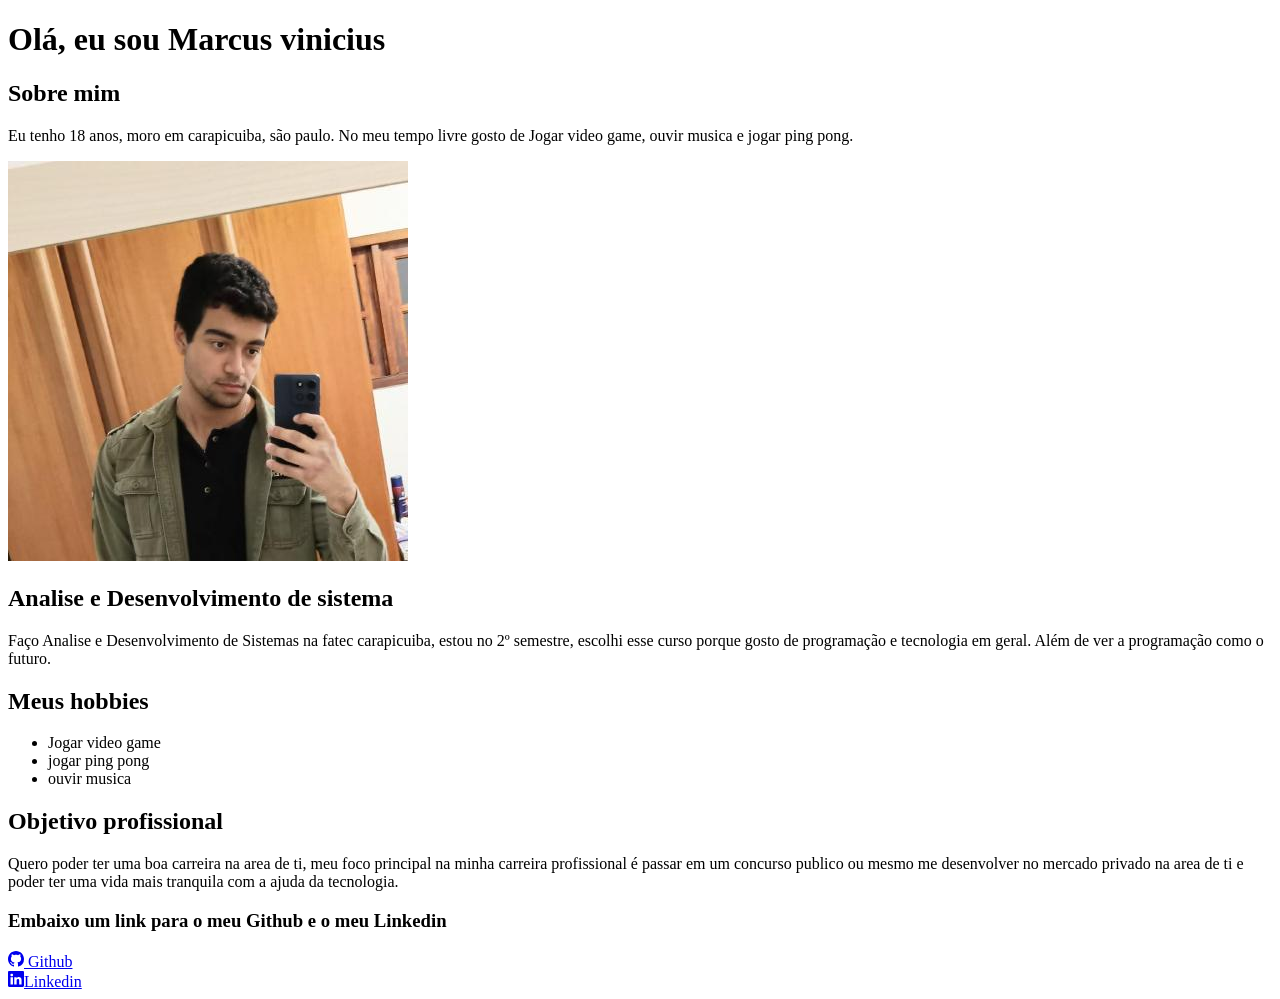
<file: Aula-102/index.html>
<!DOCTYPE html>
<html lang="pt-br">
<head>
    <title>Página do Marcus Vinicius</title>
</head>
<body>
    <h1>Olá, eu sou Marcus vinicius</h1>

    <h2>Sobre mim</h2>
    <p>Eu tenho 18 anos, moro em carapicuiba, são paulo. No meu tempo livre gosto de Jogar video game, ouvir musica e jogar ping pong.</p>

    <img src="imagens/imagem.jpg" alt="minha foto">

    <h2>Analise e Desenvolvimento de sistema</h2>
    <p>Faço Analise e Desenvolvimento de Sistemas na fatec carapicuiba, estou no 2º semestre, escolhi esse curso porque gosto de programação e tecnologia em geral. Além de ver a programação como o futuro. </p>

    <h2>Meus hobbies</h2>
    <ul>
        <li>Jogar video game</li>
        <li>jogar ping pong</li>
        <li>ouvir musica</li>
    </ul>

    <h2>Objetivo profissional</h2>
    <p>Quero poder ter uma boa carreira na area de ti, meu foco principal na minha carreira profissional é passar em um concurso publico ou mesmo me desenvolver no mercado privado na area de ti e poder ter uma vida mais tranquila com a ajuda da tecnologia.</p>

    <h3>Embaixo um link para o meu Github e o meu Linkedin</h3>
    <a href="https://github.com/vini2008"><svg xmlns="http://www.w3.org/2000/svg" width="16" height="16" fill="currentColor" class="bi bi-github" viewBox="0 0 16 16">
  <path d="M8 0C3.58 0 0 3.58 0 8c0 3.54 2.29 6.53 5.47 7.59.4.07.55-.17.55-.38 0-.19-.01-.82-.01-1.49-2.01.37-2.53-.49-2.69-.94-.09-.23-.48-.94-.82-1.13-.28-.15-.68-.52-.01-.53.63-.01 1.08.58 1.23.82.72 1.21 1.87.87 2.33.66.07-.52.28-.87.51-1.07-1.78-.2-3.64-.89-3.64-3.95 0-.87.31-1.59.82-2.15-.08-.2-.36-1.02.08-2.12 0 0 .67-.21 2.2.82.64-.18 1.32-.27 2-.27s1.36.09 2 .27c1.53-1.04 2.2-.82 2.2-.82.44 1.1.16 1.92.08 2.12.51.56.82 1.27.82 2.15 0 3.07-1.87 3.75-3.65 3.95.29.25.54.73.54 1.48 0 1.07-.01 1.93-.01 2.2 0 .21.15.46.55.38A8.01 8.01 0 0 0 16 8c0-4.42-3.58-8-8-8"/>
</svg> Github</a>
    <br>
    <a href="https://www.linkedin.com/in/marcus-vinicius-1465263b5"><svg xmlns="http://www.w3.org/2000/svg" width="16" height="16" fill="currentColor" class="bi bi-linkedin" viewBox="0 0 16 16">
  <path d="M0 1.146C0 .513.526 0 1.175 0h13.65C15.474 0 16 .513 16 1.146v13.708c0 .633-.526 1.146-1.175 1.146H1.175C.526 16 0 15.487 0 14.854zm4.943 12.248V6.169H2.542v7.225zm-1.2-8.212c.837 0 1.358-.554 1.358-1.248-.015-.709-.52-1.248-1.342-1.248S2.4 3.226 2.4 3.934c0 .694.521 1.248 1.327 1.248zm4.908 8.212V9.359c0-.216.016-.432.08-.586.173-.431.568-.878 1.232-.878.869 0 1.216.662 1.216 1.634v3.865h2.401V9.25c0-2.22-1.184-3.252-2.764-3.252-1.274 0-1.845.7-2.165 1.193v.025h-.016l.016-.025V6.169h-2.4c.03.678 0 7.225 0 7.225z"/>
</svg>Linkedin</a>
</body>
</html>
</file>
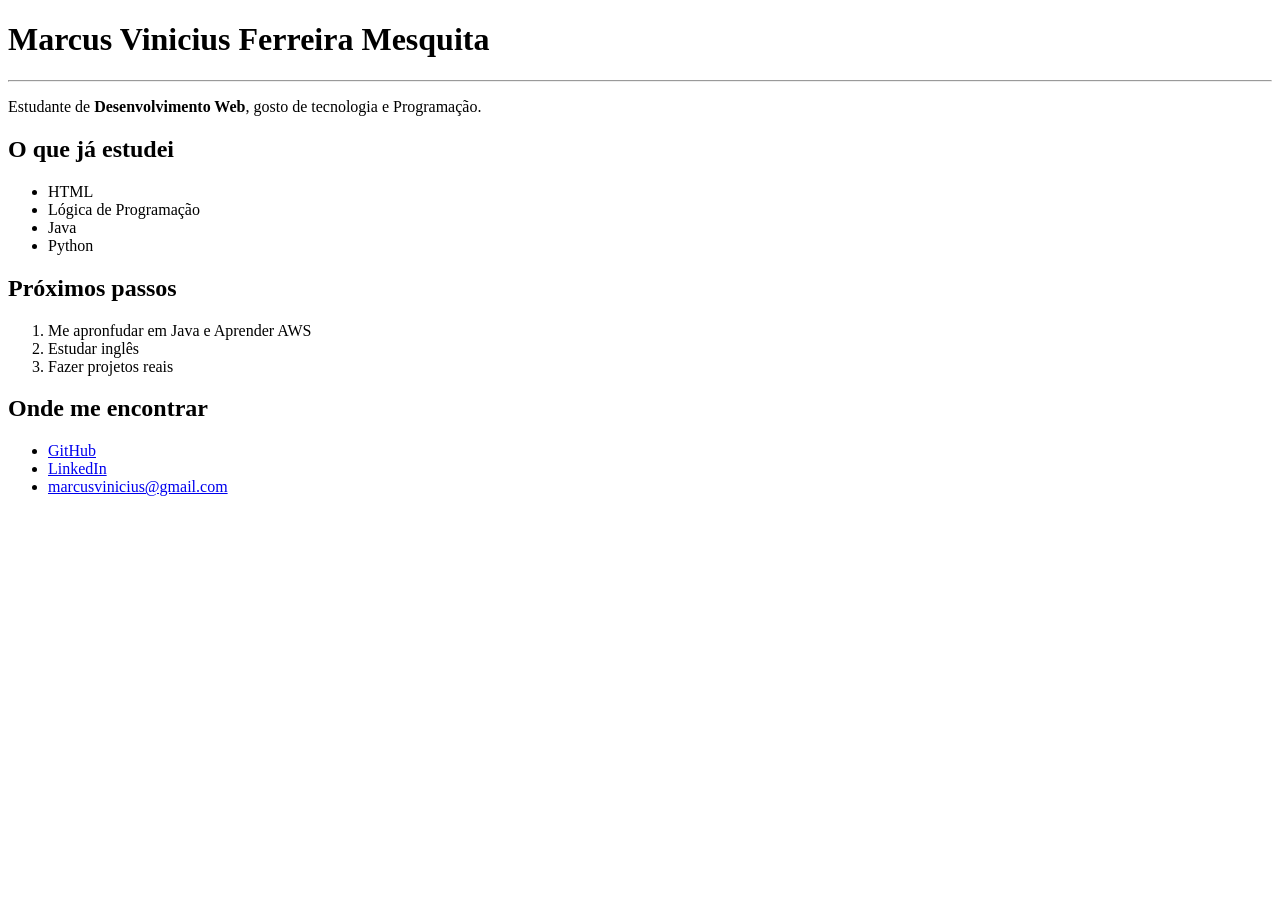
<file: Aula-103/index.html>
<!DOCTYPE html>
<html lang="pt-BR">
<head>
    <meta charset="UTF-8">
    <title>Perfil - Marcus Vinicius</title>
</head>
<body>
    <h1> Marcus Vinicius Ferreira Mesquita</h1>
<hr>
    <p>Estudante de <strong>Desenvolvimento Web</strong>, gosto de tecnologia e Programação.</p>


    <h2>O que já estudei</h2>
    <ul>
        <li>HTML</li>
        <li>Lógica de Programação</li>
        <li>Java</li>
        <li>Python</li>
    </ul>

    <h2>Próximos passos</h2>
    <ol>
        <li>Me apronfudar em Java e Aprender AWS</li>
        <li>Estudar inglês</li>
        <li>Fazer projetos reais</li>
    </ol>

    <h2>Onde me encontrar</h2>
    <ul>
        <li><a href="https://github.com/vini2008" target="_blank">GitHub</a></li>
        <li><a href="https://www.linkedin.com/in/marcus-vinicius-1465263b5" target="_blank">LinkedIn</a></li>
        <li><a href="marcuusvinicius2008@gmail.com">marcusvinicius@gmail.com</a></li>
    </ul>

</body>
</html>
</file>
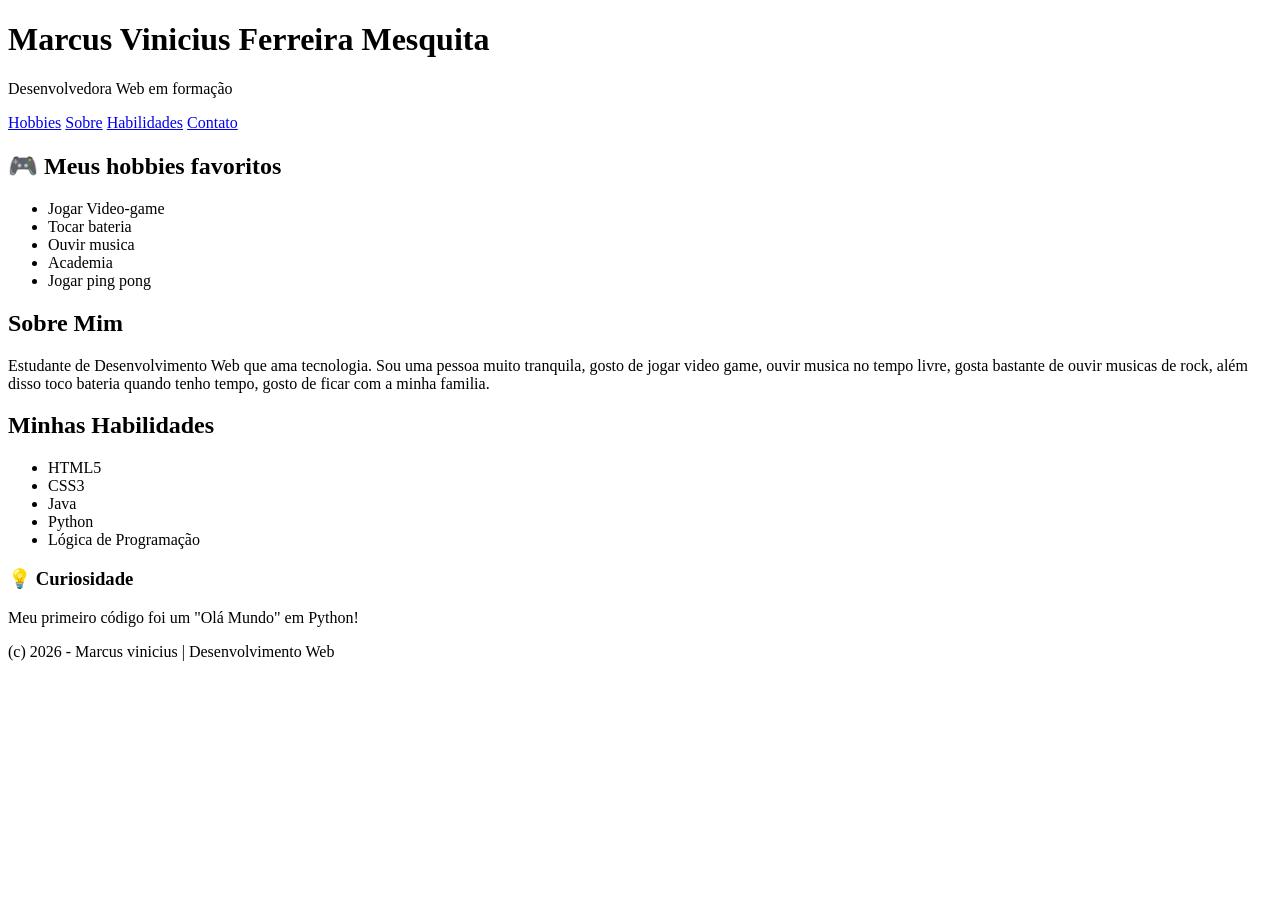
<file: aula-104/index.html>
<!DOCTYPE html>
<html lang="pt-BR">

<head>
    <meta charset="UTF-8">
    <title>Perfil - Marcus Vinicius</title>
</head>

<body>

<header>
    <h1>Marcus Vinicius Ferreira Mesquita</h1>
    <p>Desenvolvedora Web em formação</p>
</header>

<nav>
   <a href="#hobbies">Hobbies</a>
    <a href="#sobre">Sobre</a>
    <a href="#habilidades">Habilidades</a>
    <a href="#contato">Contato</a>

</nav>

<main>
    <section id="hobbies">
    <h2>🎮 Meus hobbies favoritos</h2>
    <ul>
        <li>Jogar Video-game</li>
        <li>Tocar bateria</li>
        <li>Ouvir musica</li>
        <li>Academia</li>
        <li>Jogar ping pong</li>
    </ul>
    </section>

    <section id="sobre">
        <h2>Sobre Mim</h2>
        <p>Estudante de Desenvolvimento Web que ama tecnologia. Sou uma pessoa muito tranquila, gosto de jogar video game, ouvir musica no tempo livre, gosta bastante de ouvir musicas de rock, além disso toco bateria quando tenho tempo, gosto de ficar com a minha familia.</p>
    </section>

    <section id="habilidades">
        <h2>Minhas Habilidades</h2>
        <ul>
            <li>HTML5</li>
            <li>CSS3</li>
            <li>Java</li>
            <li>Python</li>
            <li>Lógica de Programação</li>
        </ul>
    </section>

    <aside>
        <h3>💡 Curiosidade</h3>
        <p>Meu primeiro código foi um "Olá Mundo" em Python!
        </p>
    </aside>
</main>

<footer>
    <p>(c) 2026 - Marcus vinicius | Desenvolvimento Web</p>
</footer>

</body>
</html>
</file>
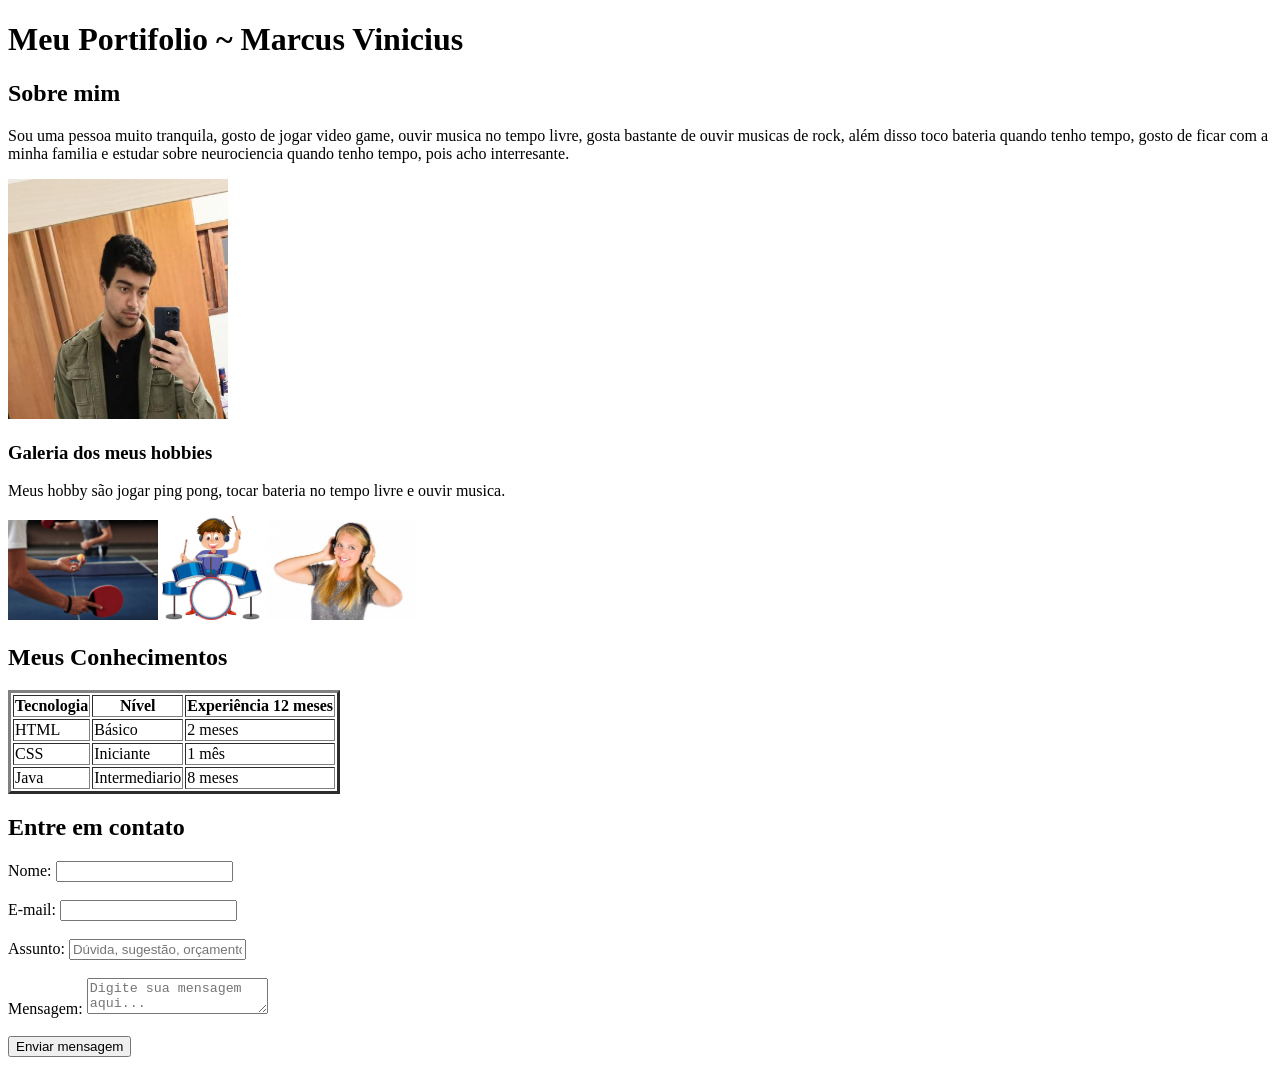
<file: aula-105/index.html>
<!DOCTYPE html>
<html lang="en">
<head>
    <meta charset="UTF-8">
    <meta name="viewport" content="width=device-width, initial-scale=1.0">
    <title>Meu Portifolio</title>
</head>
<body>
<h1>Meu Portifolio ~ Marcus Vinicius</h1>
<h2>Sobre mim</h2>
<p>Sou uma pessoa muito tranquila, gosto de jogar video game, ouvir musica no tempo livre, gosta bastante de ouvir musicas de rock, além disso toco bateria quando tenho tempo, gosto de ficar com a minha familia e estudar sobre neurociencia quando tenho tempo, pois acho interresante.</p>
<img src="imagens/perfil.jpg" alt="Foto de perfil do Marcus Vinicius" style="width:220px;height:240px;">
<h3>Galeria dos meus hobbies</h3>
<p>Meus hobby são jogar ping pong, tocar bateria no tempo livre e ouvir musica.</p>
<img src="imagens/hobby1.jpg" alt="Jogando Ping Pong" width="150">
<img src="imagens/hobby2.jpg" alt="Tocando Bateria" width="100">
<img src="imagens/hobby3.jpg" alt="Ouvindo Musica" width="150">
<section id="conhecimentos">
    <h2>Meus Conhecimentos</h2>
    <table border="3">
        <tr>
            <th>Tecnologia</th>
            <th>Nível</th>
            <th>Experiência 12 meses</th>
        </tr>
        <tr>
            <td>HTML</td>
            <td>Básico</td>
            <td>2 meses</td>
        </tr>
        <tr>
            <td>CSS</td>
            <td>Iniciante</td>
            <td>1 mês</td>
        </tr>
        <tr>
            <td>Java</td>
            <td>Intermediario</td>
            <td>8 meses</td>
        </tr>
    </table>
</section>
<section id="contato-form">
    <h2>Entre em contato</h2>
    
    <form>
        <label for="nomeContato">Nome:</label>
        <input type="text" id="nomeContato" required>
        <br><br>

        <label for="emailContato">E-mail:</label>
        <input type="email" id="emailContato" required>
        <br><br>

        <label for="assunto">Assunto:</label>
        <input type="text" id="assunto" placeholder="Dúvida, sugestão, orçamento...">
        <br><br>

        <label for="mensagemContato">Mensagem:</label>
        <textarea id="mensagemContato" placeholder="Digite sua mensagem aqui..."></textarea>
        <br><br>

        <button type="submit">Enviar mensagem</button>
    </form>
</section>

</body>
</html>
</file>
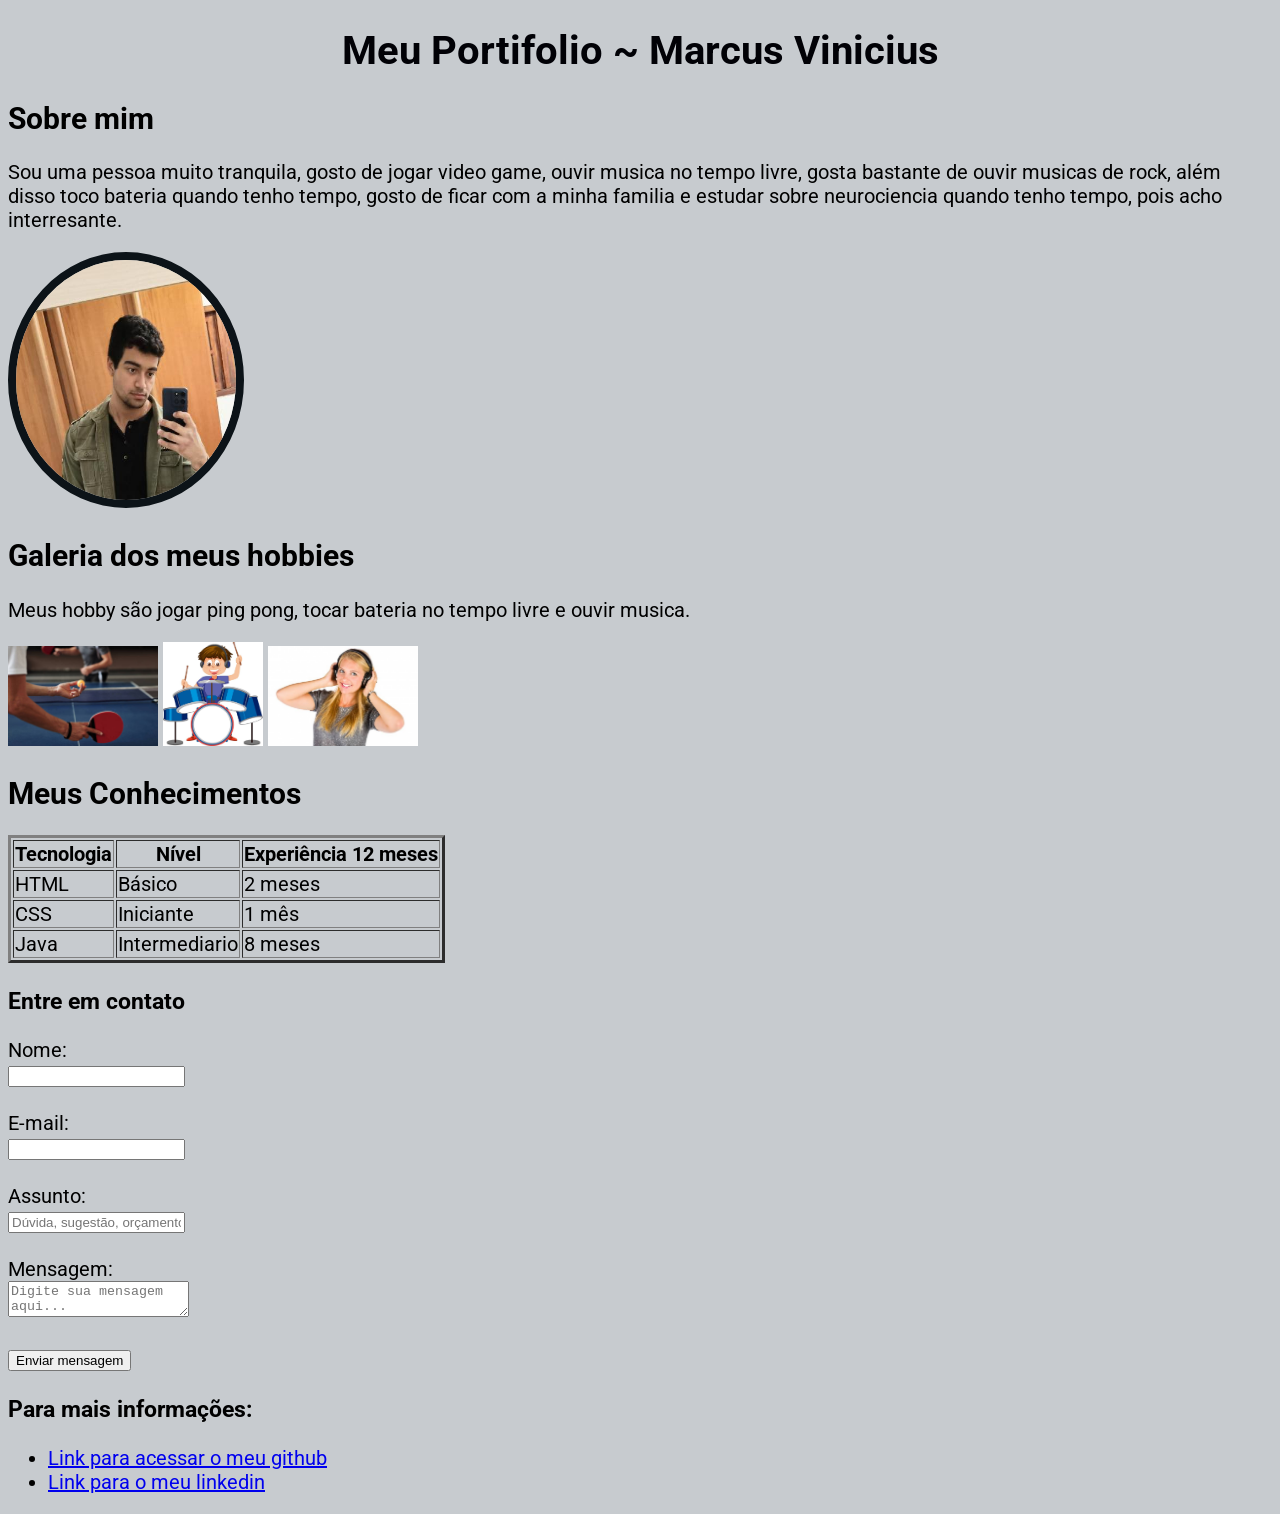
<file: aula-106/index.html>
<!DOCTYPE html>
<html lang="en">
<head>
    <meta charset="UTF-8">
    <meta name="viewport" content="width=device-width, initial-scale=1.0">
    <title>Meu Portifolio</title>
    <link rel="stylesheet" href="css/style.css">
    <link rel="preconnect" href="https://fonts.googleapis.com">
    <link rel="preconnect" href="https://fonts.googleapis.com">
    <link rel="preconnect" href="https://fonts.gstatic.com" crossorigin>
    <link href="https://fonts.googleapis.com/css2?family=Roboto:wght@400;700&display=swap" rel="stylesheet">
</head>
<body>
<h1>Meu Portifolio ~ Marcus Vinicius</h1>
<h2>Sobre mim</h2>
<p>Sou uma pessoa muito tranquila, gosto de jogar video game, ouvir musica no tempo livre, gosta bastante de ouvir musicas de rock, além disso toco bateria quando tenho tempo, gosto de ficar com a minha familia e estudar sobre neurociencia quando tenho tempo, pois acho interresante.</p>
<img src="imagens/perfil.jpg" alt="Foto de perfil do Marcus Vinicius" style="width:220px;height:240px;border-radius: 50%; border: 8px solid #0c1318">
<h2>Galeria dos meus hobbies</h2>
<p>Meus hobby são jogar ping pong, tocar bateria no tempo livre e ouvir musica.</p>
<img src="imagens/hobby1.jpg" alt="Jogando Ping Pong" width="150" style="border: #0c1318;">
<img src="imagens/hobby2.jpg" alt="Tocando Bateria" width="100" style="border: #0c1318;">
<img src="imagens/hobby3.jpg" alt="Ouvindo Musica" width="150" style="border: #0c1318;">
<section id="conhecimentos">
    <h2>Meus Conhecimentos</h2>
    <table border="3">
        <tr>
            <th>Tecnologia</th>
            <th>Nível</th>
            <th>Experiência 12 meses</th>
        </tr>
        <tr>
            <td>HTML</td>
            <td>Básico</td>
            <td>2 meses</td>
        </tr>
        <tr>
            <td>CSS</td>
            <td>Iniciante</td>
            <td>1 mês</td>
        </tr>
        <tr>
            <td>Java</td>
            <td>Intermediario</td>
            <td>8 meses</td>
        </tr>
    </table>
</section>
<section id="contato-form">
    <h3>Entre em contato</h3>
    
    <form>
        <label for="nomeContato">Nome:</label><br>
        <input type="text" id="nomeContato" required>
        <br><br>

        <label for="emailContato">E-mail:</label><br>
        <input type="email" id="emailContato" required>
        <br><br>

        <label for="assunto">Assunto:</label><br>
        <input type="text" id="assunto" placeholder="Dúvida, sugestão, orçamento...">
        <br><br>

        <label for="mensagemContato">Mensagem:</label><br>
        <textarea id="mensagemContato" placeholder="Digite sua mensagem aqui..."></textarea>
        <br><br>

        <button type="submit">Enviar mensagem</button>
    </form>
    <h3>Para mais informações:</h3>
<ul>
    <li><a href="https://github.com/vini2008">Link para acessar o meu github</a></li>
    <li><a href="https://www.linkedin.com/in/marcus-vinicius-1465263b5">Link para o meu linkedin</a></li>
</ul>

</section>

</body>
</html>
</file>
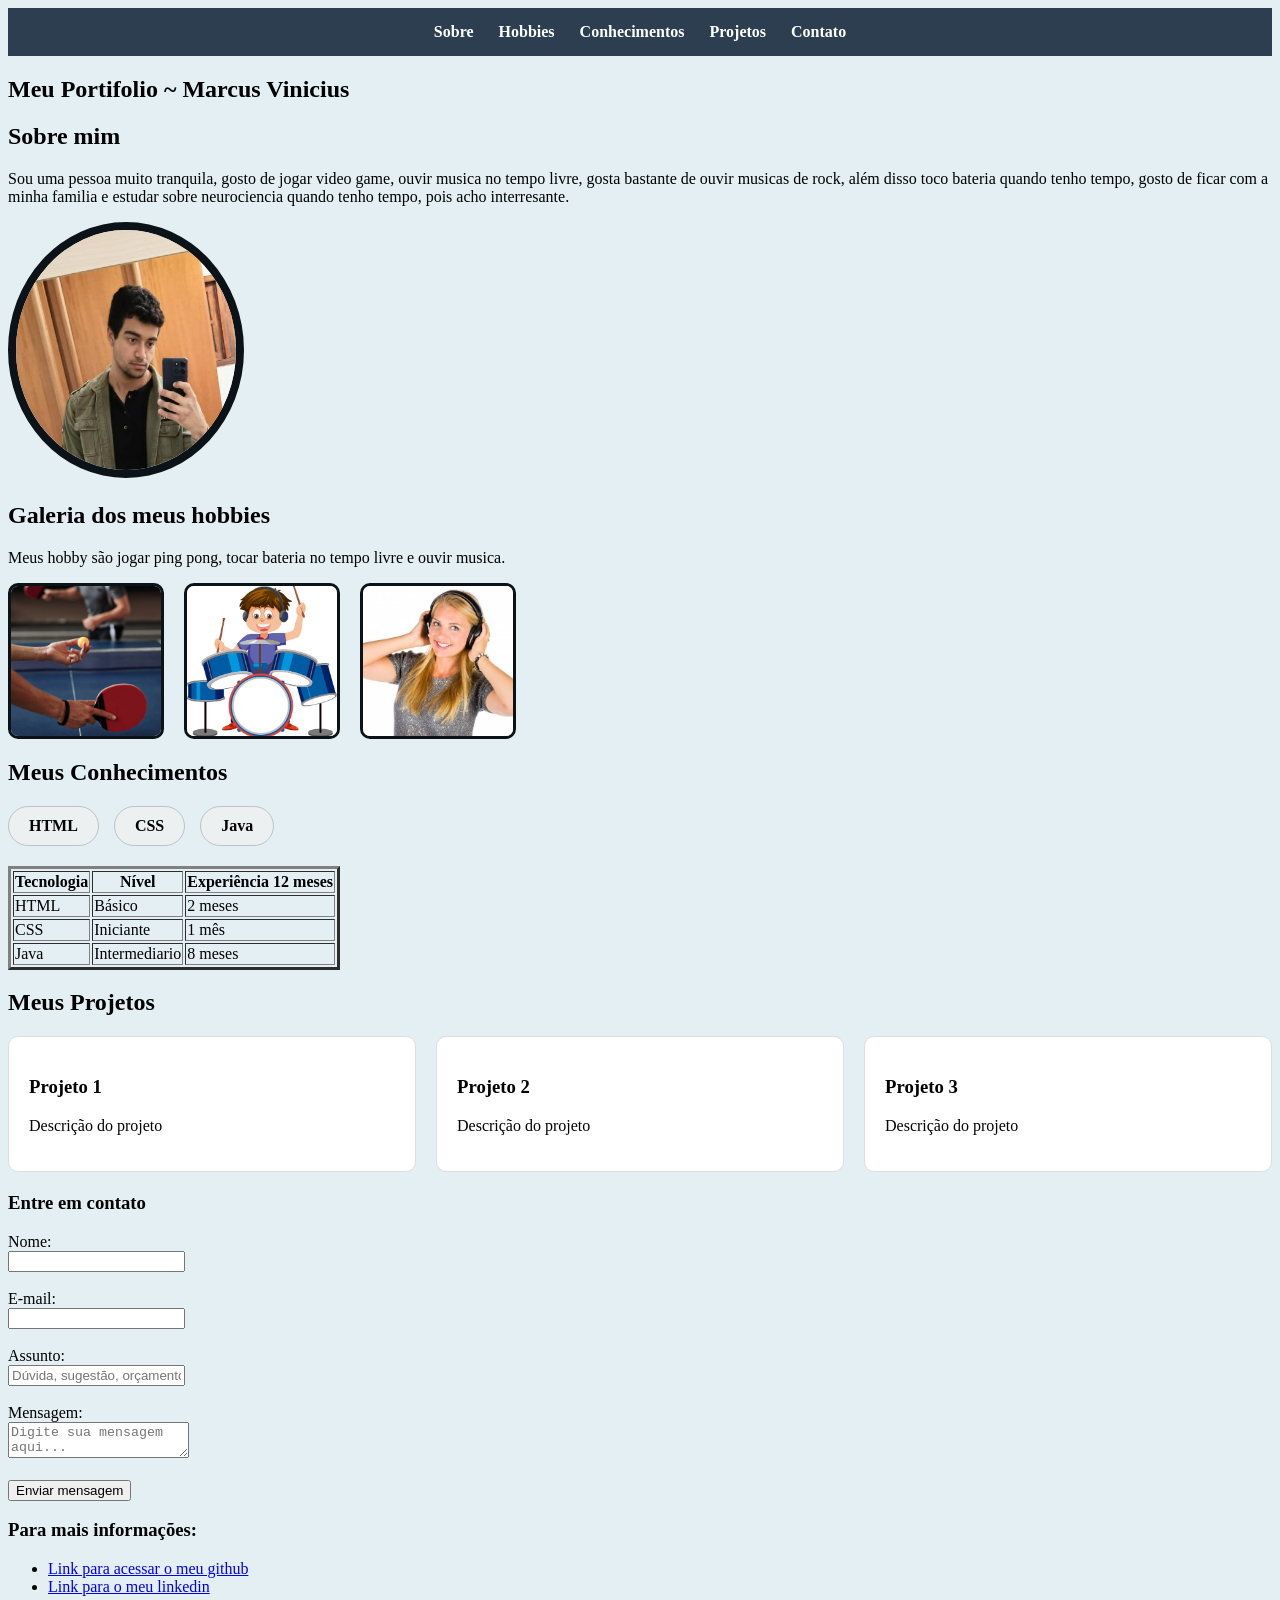
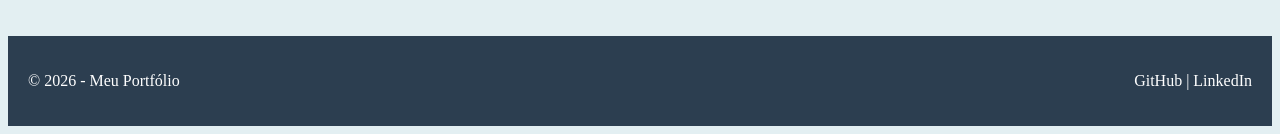
<file: aula-108/index.html>
<!DOCTYPE html>
<html lang="en">
<head>
    <meta charset="UTF-8">
    <meta name="viewport" content="width=device-width, initial-scale=1.0">
    <title>Meu Portifolio</title>
    <link rel="stylesheet" href="css/style.css">
    <link rel="preconnect" href="https://fonts.googleapis.com">
    <link rel="preconnect" href="https://fonts.gstatic.com" crossorigin>
    <link href="https://fonts.googleapis.com/css2?family=Roboto:wght@400;700&display=swap" rel="stylesheet">
</head>
<body>

<nav>
    <a href="#sobre">Sobre</a>
    <a href="#hobbies">Hobbies</a>
    <a href="#habilidades-grid">Conhecimentos</a>
    <a href="#projetos">Projetos</a>
    <a href="#contato-form">Contato</a>
</nav>

<section id="sobre" class="card sobre-mim">
    <h1>Meu Portifolio ~ Marcus Vinicius</h1>
    <h2>Sobre mim</h2>
    <p>Sou uma pessoa muito tranquila, gosto de jogar video game, ouvir musica no tempo livre, gosta bastante de ouvir musicas de rock, além disso toco bateria quando tenho tempo, gosto de ficar com a minha familia e estudar sobre neurociencia quando tenho tempo, pois acho interresante.</p>
    <img src="imagens/perfil.jpg" alt="Foto de perfil do Marcus Vinicius" style="width:220px;height:240px;border-radius: 50%; border: 8px solid #0c1318">
</section>

<section id="hobbies">
    <h2>Galeria dos meus hobbies</h2>
    <p>Meus hobby são jogar ping pong, tocar bateria no tempo livre e ouvir musica.</p>
    
    <div class="galeria-hobbies">
        <img src="imagens/hobby1.jpg" alt="Jogando Ping Pong">
        <img src="imagens/hobby2.jpg" alt="Tocando Bateria">
        <img src="imagens/hobby3.jpg" alt="Ouvindo Musica">
    </div>
</section>

<section id="habilidades-grid">
    <h2>Meus Conhecimentos</h2>

    <div class="habilidades-lista" style="margin-bottom: 20px;">
        <span class="hab-item">HTML</span>
        <span class="hab-item">CSS</span>
        <span class="hab-item">Java</span>
    </div>

    <table border="3">
        <tr>
            <th>Tecnologia</th>
            <th>Nível</th>
            <th>Experiência 12 meses</th>
        </tr>
        <tr>
            <td>HTML</td>
            <td>Básico</td>
            <td>2 meses</td>
        </tr>
        <tr>
            <td>CSS</td>
            <td>Iniciante</td>
            <td>1 mês</td>
        </tr>
        <tr>
            <td>Java</td>
            <td>Intermediario</td>
            <td>8 meses</td>
        </tr>
    </table>
</section>

<section id="projetos">
    <h2>Meus Projetos</h2>
    <div class="projetos-grid">
        <div class="projeto-card">
            <h3>Projeto 1</h3>
            <p>Descrição do projeto</p>
        </div>
        <div class="projeto-card">
            <h3>Projeto 2</h3>
            <p>Descrição do projeto</p>
        </div>
        <div class="projeto-card">
            <h3>Projeto 3</h3>
            <p>Descrição do projeto</p>
        </div>
    </div>
</section>

<section id="contato-form">
    <h3>Entre em contato</h3>
    
    <form>
        <label for="nomeContato">Nome:</label><br>
        <input type="text" id="nomeContato" required>
        <br><br>

        <label for="emailContato">E-mail:</label><br>
        <input type="email" id="emailContato" required>
        <br><br>

        <label for="assunto">Assunto:</label><br>
        <input type="text" id="assunto" placeholder="Dúvida, sugestão, orçamento...">
        <br><br>

        <label for="mensagemContato">Mensagem:</label><br>
        <textarea id="mensagemContato" placeholder="Digite sua mensagem aqui..."></textarea>
        <br><br>

        <button type="submit">Enviar mensagem</button>
    </form>
    
    <h3>Para mais informações:</h3>
    <ul>
        <li><a href="https://github.com/vini2008">Link para acessar o meu github</a></li>
        <li><a href="https://www.linkedin.com/in/marcus-vinicius-1465263b5">Link para o meu linkedin</a></li>
    </ul>
</section>

<footer>
    <p>&copy; 2026 - Meu Portfólio</p>
    <div>
        <a href="https://github.com/vini2008" target="_blank">GitHub</a> | 
        <a href="https://www.linkedin.com/in/marcus-vinicius-1465263b5" target="_blank">LinkedIn</a>
    </div>
</footer>

</body>
</html>
</file>
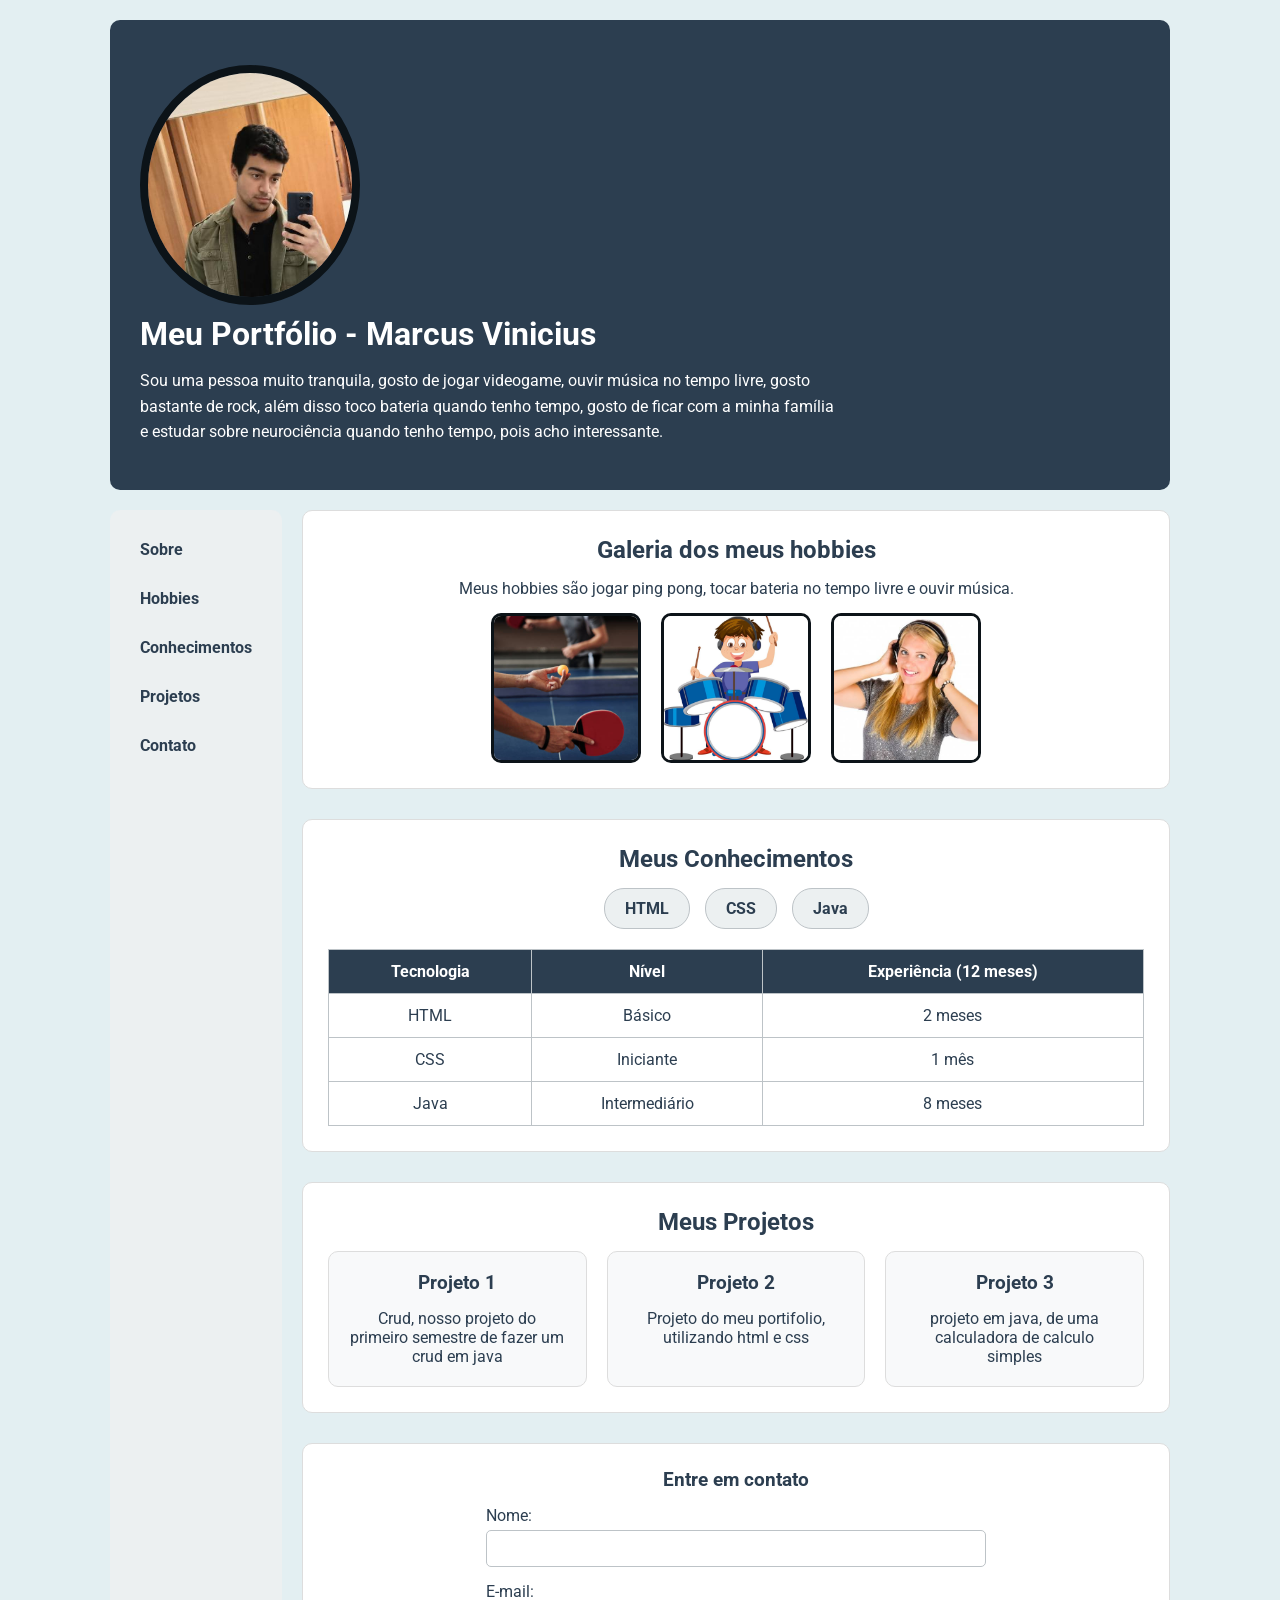
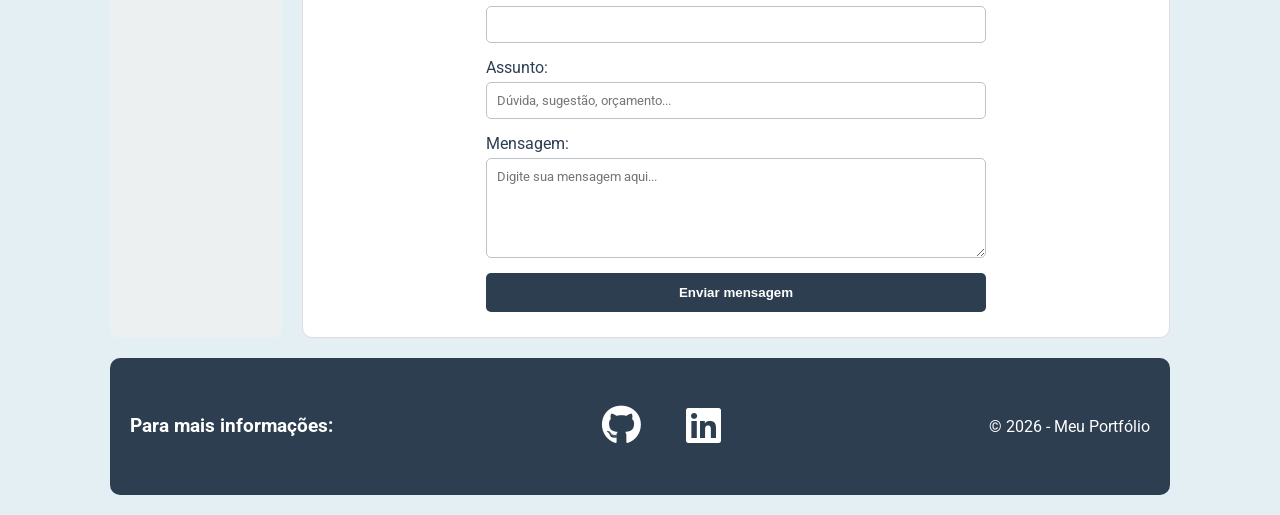
<file: aula-109/index.html>
<!DOCTYPE html>
<html lang="pt-BR">
<head>
    <meta charset="UTF-8">
    <meta name="viewport" content="width=device-width, initial-scale=1.0">
    <title>Meu Portfólio ~ Marcus Vinicius</title>
    <link rel="stylesheet" href="css/style.css">
    <link rel="preconnect" href="https://fonts.googleapis.com">
    <link rel="preconnect" href="https://fonts.gstatic.com" crossorigin>
    <link href="https://fonts.googleapis.com/css2?family=Roboto:wght@400;700&display=swap" rel="stylesheet">
    <link rel="stylesheet" href="https://cdnjs.cloudflare.com/ajax/libs/font-awesome/6.4.0/css/all.min.css">
</head>
<body>

    <div class="layout">
        <!-- Cabeçalho Principal -->
<header class="header-principal">
    <img src="imagens/perfil.jpg" alt="Foto de perfil de Marcus Vinicius" class="perfil-img">
    
    <div class="header-texto">
        <h1>Meu Portfólio - Marcus Vinicius</h1>
        <p>Sou uma pessoa muito tranquila, gosto de jogar videogame, ouvir música no tempo livre, gosto bastante de rock, além disso toco bateria quando tenho tempo, gosto de ficar com a minha família e estudar sobre neurociência quando tenho tempo, pois acho interessante.</p>
    </div>
</header>

        <!-- Navegação -->
        <nav class="nav-principal">
            <a href="#sobre">Sobre</a>
            <a href="#hobbies">Hobbies</a>
            <a href="#habilidades-grid">Conhecimentos</a>
            <a href="#projetos">Projetos</a>
            <a href="#contato-form">Contato</a>
        </nav>

        <!-- Conteúdo Principal -->
        <main class="main-content">
            
            <!-- Seção Hobbies -->
            <section id="hobbies">
                <h2>Galeria dos meus hobbies</h2>
                <p>Meus hobbies são jogar ping pong, tocar bateria no tempo livre e ouvir música.</p>
                
                <div class="galeria-hobbies">
                    <img src="imagens/hobby1.jpg" alt="Jogando Ping Pong">
                    <img src="imagens/hobby2.jpg" alt="Tocando Bateria">
                    <img src="imagens/hobby3.jpg" alt="Ouvindo Música">
                </div>
            </section>

            <!-- Seção Habilidades -->
            <section id="habilidades-grid">
                <h2>Meus Conhecimentos</h2>

                <div class="habilidades-lista">
                    <span class="hab-item">HTML</span>
                    <span class="hab-item">CSS</span>
                    <span class="hab-item">Java</span>
                </div>

                <table class="tabela-habilidades">
                    <thead>
                        <tr>
                            <th>Tecnologia</th>
                            <th>Nível</th>
                            <th>Experiência (12 meses)</th>
                        </tr>
                    </thead>
                    <tbody>
                        <tr>
                            <td>HTML</td>
                            <td>Básico</td>
                            <td>2 meses</td>
                        </tr>
                        <tr>
                            <td>CSS</td>
                            <td>Iniciante</td>
                            <td>1 mês</td>
                        </tr>
                        <tr>
                            <td>Java</td>
                            <td>Intermediário</td>
                            <td>8 meses</td>
                        </tr>
                    </tbody>
                </table>
            </section>

            <!-- Seção Projetos -->
            <section id="projetos">
                <h2>Meus Projetos</h2>
                <div class="projetos-grid">
                    <div class="projeto-card">
                        <h3>Projeto 1</h3>
                        <p>Crud, nosso projeto do primeiro semestre de fazer um crud em java</p>
                    </div>
                    <div class="projeto-card">
                        <h3>Projeto 2</h3>
                        <p>Projeto do meu portifolio, utilizando html e css</p>
                    </div>
                    <div class="projeto-card">
                        <h3>Projeto 3</h3>
                        <p>projeto em java, de uma calculadora de calculo simples</p>
                    </div>
                </div>
            </section>

            <!-- Seção Contato -->
            <section id="contato-form">
                <h3>Entre em contato</h3>
                
                <form>
                    <div class="form-grupo">
                        <label for="nomeContato">Nome:</label>
                        <input type="text" id="nomeContato" required>
                    </div>

                    <div class="form-grupo">
                        <label for="emailContato">E-mail:</label>
                        <input type="email" id="emailContato" required>
                    </div>

                    <div class="form-grupo">
                        <label for="assunto">Assunto:</label>
                        <input type="text" id="assunto" placeholder="Dúvida, sugestão, orçamento...">
                    </div>

                    <div class="form-grupo">
                        <label for="mensagemContato">Mensagem:</label>
                        <textarea id="mensagemContato" placeholder="Digite sua mensagem aqui..."></textarea>
                    </div>

                    <button type="submit">Enviar mensagem</button>
                </form>
            </section>

        </main>
<footer class="footer-principal">
    <h3>Para mais informações:</h3>
    
    <div class="footer-redes">
        <a href="https://github.com/vini2008" target="_blank" rel="noopener" aria-label="GitHub">
            <i class="fa-brands fa-github"></i>
        </a>
        <a href="https://www.linkedin.com/in/marcus-vinicius-1465263b5" target="_blank" rel="noopener" aria-label="LinkedIn">
            <i class="fa-brands fa-linkedin"></i>
        </a>
    </div>

    <p>&copy; 2026 - Meu Portfólio</p>
</footer>

    </div>

</body>
</html>
</file>
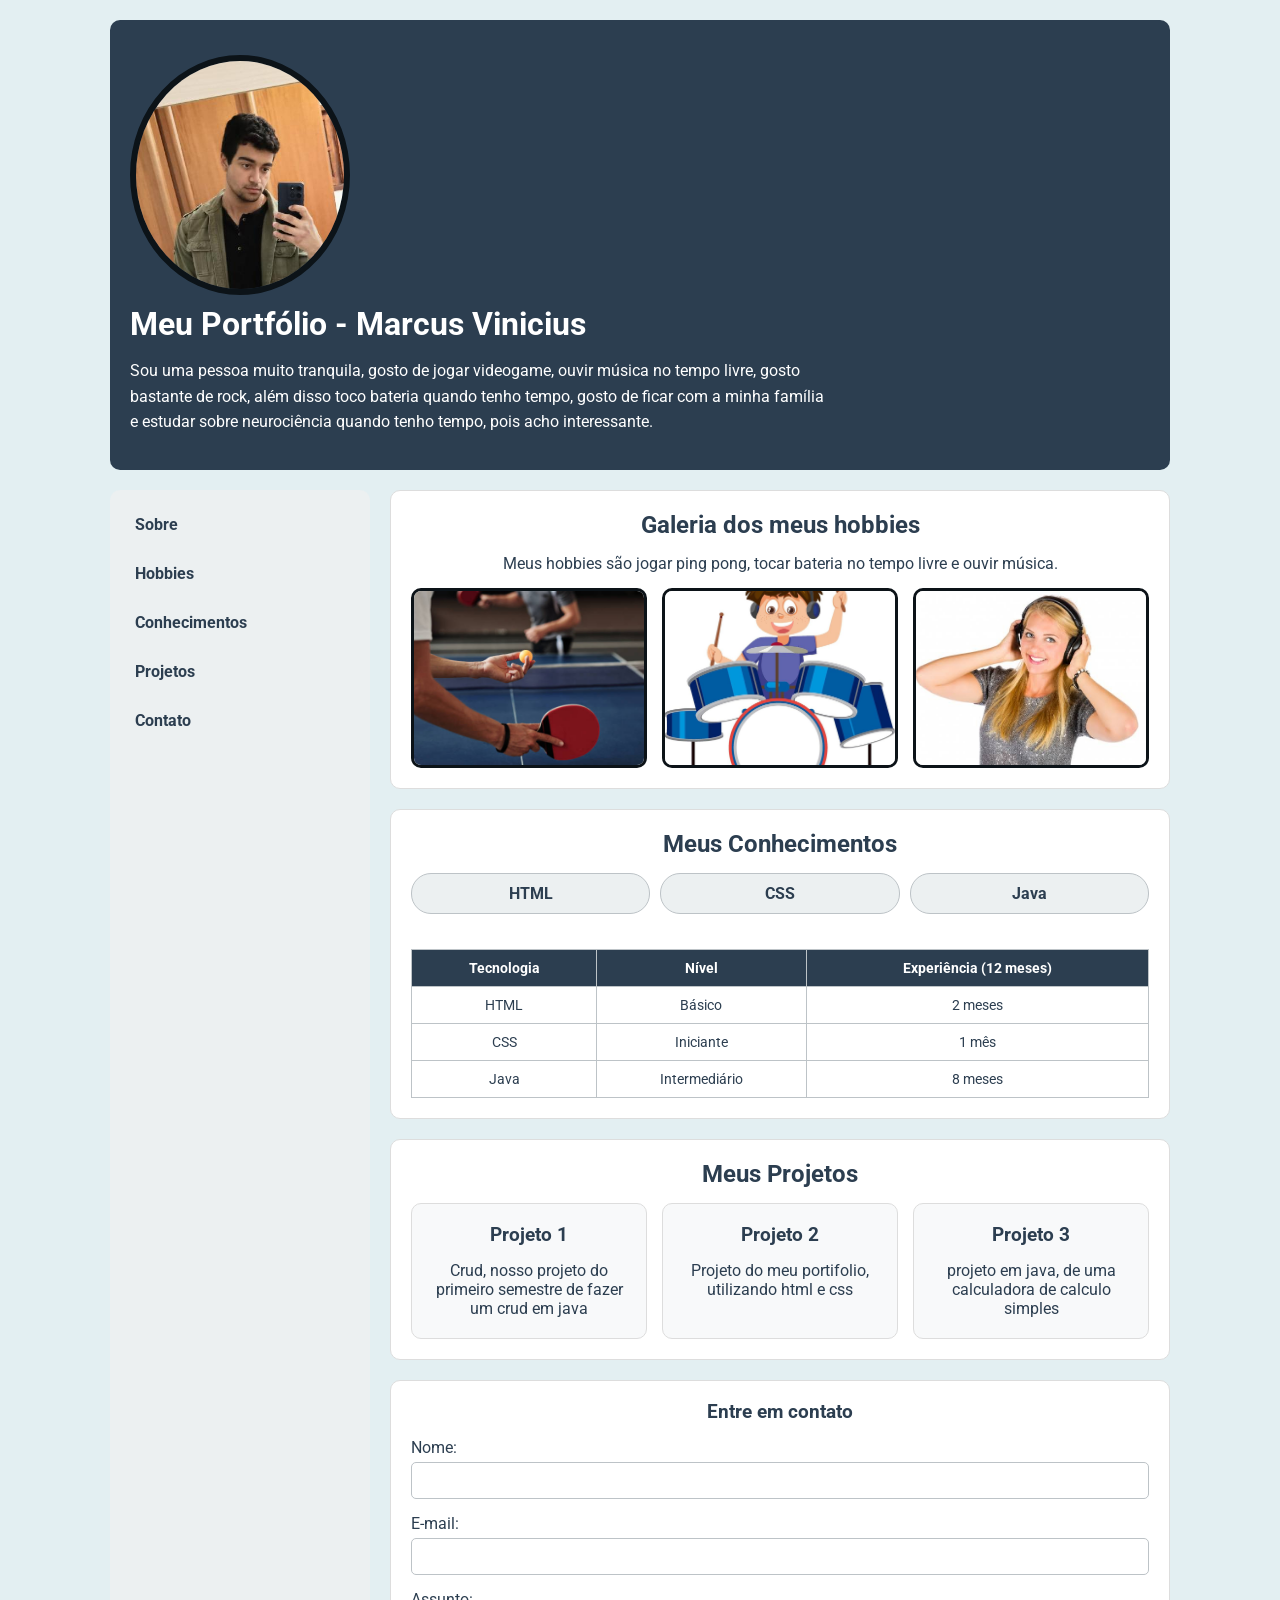
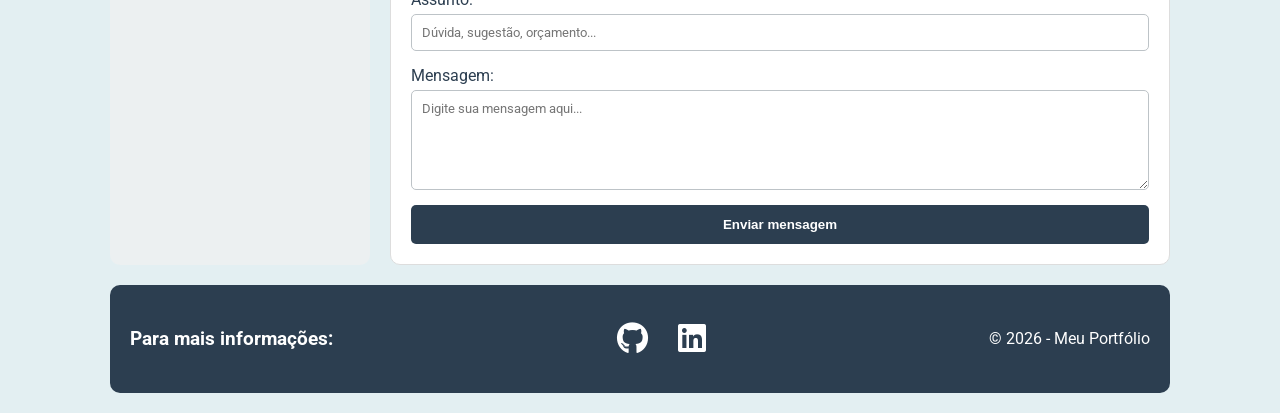
<file: aula-111/index.html>
<!DOCTYPE html>
<html lang="pt-BR">
<head>
    <meta charset="UTF-8">
    <meta name="viewport" content="width=device-width, initial-scale=1.0">
    <title>Meu Portfólio ~ Marcus Vinicius</title>
    <link rel="stylesheet" href="css/style.css">
    <link rel="preconnect" href="https://fonts.googleapis.com">
    <link rel="preconnect" href="https://fonts.gstatic.com" crossorigin>
    <link href="https://fonts.googleapis.com/css2?family=Roboto:wght@400;700&display=swap" rel="stylesheet">
    <link rel="stylesheet" href="https://cdnjs.cloudflare.com/ajax/libs/font-awesome/6.4.0/css/all.min.css">
</head>
<body>

    <div class="layout">
        <header class="header-principal">
            <img src="imagens/perfil.jpg" alt="Foto de perfil de Marcus Vinicius" class="perfil-img">
            
            <div class="header-texto">
                <h1>Meu Portfólio - Marcus Vinicius</h1>
                <p>Sou uma pessoa muito tranquila, gosto de jogar videogame, ouvir música no tempo livre, gosto bastante de rock, além disso toco bateria quando tenho tempo, gosto de ficar com a minha família e estudar sobre neurociência quando tenho tempo, pois acho interessante.</p>
            </div>
        </header>

        <nav class="nav-principal">
            <a href="#sobre">Sobre</a>
            <a href="#hobbies">Hobbies</a>
            <a href="#habilidades-grid">Conhecimentos</a>
            <a href="#projetos">Projetos</a>
            <a href="#contato-form">Contato</a>
        </nav>

        <main class="main-content">
            
            <section id="hobbies">
                <h2>Galeria dos meus hobbies</h2>
                <p>Meus hobbies são jogar ping pong, tocar bateria no tempo livre e ouvir música.</p>
                
                <div class="galeria-hobbies">
                    <img src="imagens/hobby1.jpg" alt="Jogando Ping Pong">
                    <img src="imagens/hobby2.jpg" alt="Tocando Bateria">
                    <img src="imagens/hobby3.jpg" alt="Ouvindo Música">
                </div>
            </section>

            <section id="habilidades-grid">
                <h2>Meus Conhecimentos</h2>

                <div class="habilidades-lista">
                    <span class="hab-item">HTML</span>
                    <span class="hab-item">CSS</span>
                    <span class="hab-item">Java</span>
                </div>

                <div class="tabela-container">
                    <table class="tabela-habilidades">
                        <thead>
                            <tr>
                                <th>Tecnologia</th>
                                <th>Nível</th>
                                <th>Experiência (12 meses)</th>
                            </tr>
                        </thead>
                        <tbody>
                            <tr>
                                <td>HTML</td>
                                <td>Básico</td>
                                <td>2 meses</td>
                            </tr>
                            <tr>
                                <td>CSS</td>
                                <td>Iniciante</td>
                                <td>1 mês</td>
                            </tr>
                            <tr>
                                <td>Java</td>
                                <td>Intermediário</td>
                                <td>8 meses</td>
                            </tr>
                        </tbody>
                    </table>
                </div>
            </section>

            <section id="projetos">
                <h2>Meus Projetos</h2>
                <div class="projetos-grid">
                    <div class="projeto-card">
                        <h3>Projeto 1</h3>
                        <p>Crud, nosso projeto do primeiro semestre de fazer um crud em java</p>
                    </div>
                    <div class="projeto-card">
                        <h3>Projeto 2</h3>
                        <p>Projeto do meu portifolio, utilizando html e css</p>
                    </div>
                    <div class="projeto-card">
                        <h3>Projeto 3</h3>
                        <p>projeto em java, de uma calculadora de calculo simples</p>
                    </div>
                </div>
            </section>

            <section id="contato-form">
                <h3>Entre em contato</h3>
                
                <form>
                    <div class="form-grupo">
                        <label for="nomeContato">Nome:</label>
                        <input type="text" id="nomeContato" required>
                    </div>

                    <div class="form-grupo">
                        <label for="emailContato">E-mail:</label>
                        <input type="email" id="emailContato" required>
                    </div>

                    <div class="form-grupo">
                        <label for="assunto">Assunto:</label>
                        <input type="text" id="assunto" placeholder="Dúvida, sugestão, orçamento...">
                    </div>

                    <div class="form-grupo">
                        <label for="mensagemContato">Mensagem:</label>
                        <textarea id="mensagemContato" placeholder="Digite sua mensagem aqui..."></textarea>
                    </div>

                    <button type="submit">Enviar mensagem</button>
                </form>
            </section>

        </main>

        <footer class="footer-principal">
            <h3>Para mais informações:</h3>
            
            <div class="footer-redes">
                <a href="https://github.com/vini2008" target="_blank" rel="noopener" aria-label="GitHub">
                    <i class="fa-brands fa-github"></i>
                </a>
                <a href="https://www.linkedin.com/in/marcus-vinicius-1465263b5" target="_blank" rel="noopener" aria-label="LinkedIn">
                    <i class="fa-brands fa-linkedin"></i>
                </a>
            </div>

            <p>&copy; 2026 - Meu Portfólio</p>
        </footer>

    </div>

</body>
</html>
</file>
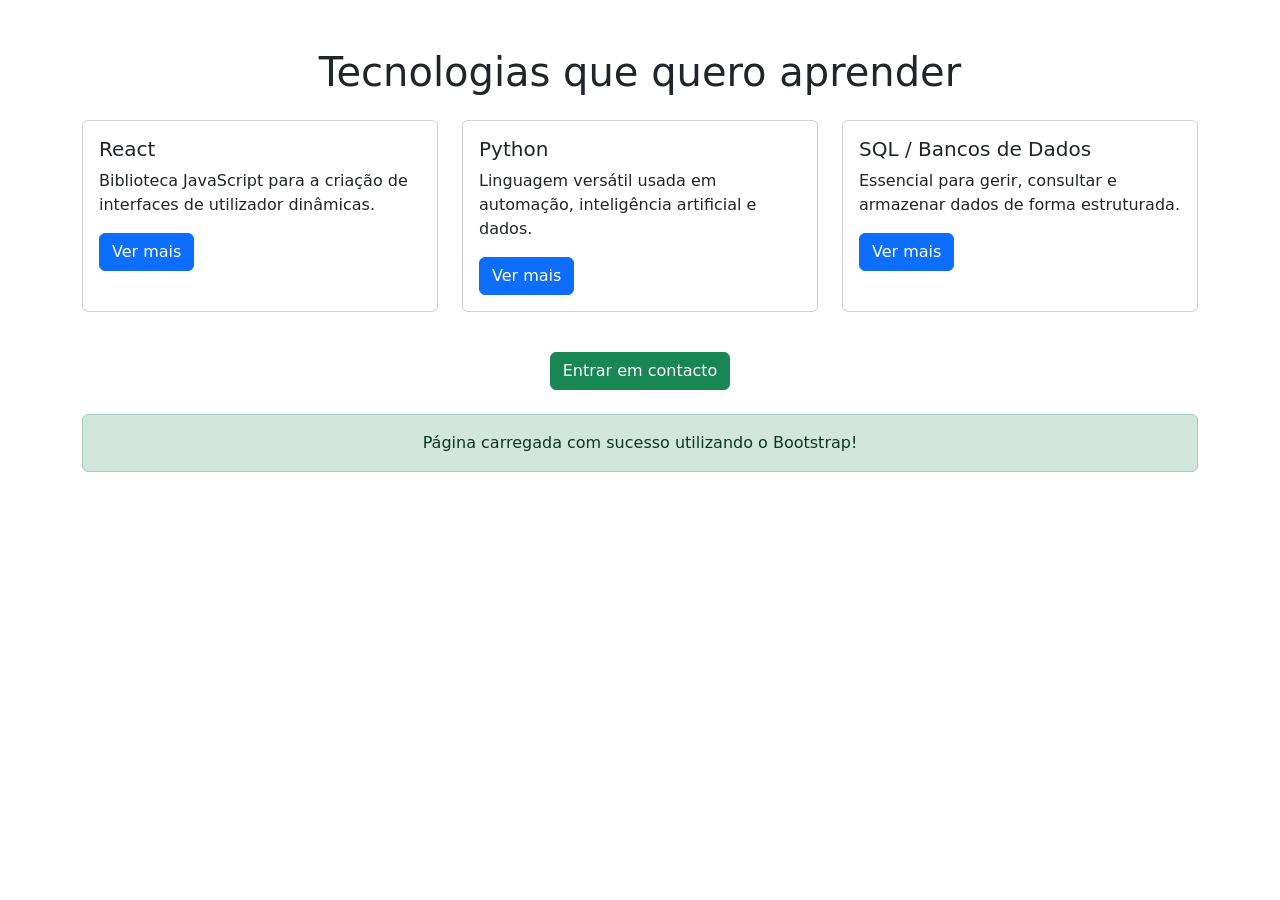
<file: aula-112/index.html>
<!DOCTYPE html>
<html lang="pt-BR">
<head>
    <meta charset="UTF-8">
    <meta name="viewport" content="width=device-width, initial-scale=1.0">
    <title>Tecnologias que quero aprender</title>
    <link href="https://cdn.jsdelivr.net/npm/bootstrap@5.3.3/dist/css/bootstrap.min.css" rel="stylesheet">
</head>
<body>

    <div class="container mt-5">
        <h1 class="text-center mb-4">Tecnologias que quero aprender</h1>

        <div class="row">
            
            <div class="col-md-4 mb-3">
                <div class="card h-100">
                    <div class="card-body">
                        <h5 class="card-title">React</h5>
                        <p class="card-text">Biblioteca JavaScript para a criação de interfaces de utilizador dinâmicas.</p>
                        <a href="#" class="btn btn-primary">Ver mais</a>
                    </div>
                </div>
            </div>

            <div class="col-md-4 mb-3">
                <div class="card h-100">
                    <div class="card-body">
                        <h5 class="card-title">Python</h5>
                        <p class="card-text">Linguagem versátil usada em automação, inteligência artificial e dados.</p>
                        <a href="#" class="btn btn-primary">Ver mais</a>
                    </div>
                </div>
            </div>
            <div class="col-md-4 mb-3">
                <div class="card h-100">
                    <div class="card-body">
                        <h5 class="card-title">SQL / Bancos de Dados</h5>
                        <p class="card-text">Essencial para gerir, consultar e armazenar dados de forma estruturada.</p>
                        <a href="#" class="btn btn-primary">Ver mais</a>
                    </div>
                </div>
            </div>

        </div>
        <div class="text-center mt-4">
            <button class="btn btn-success">Entrar em contacto</button>
        </div>

        <div class="alert alert-success mt-4 text-center" role="alert">
            Página carregada com sucesso utilizando o Bootstrap!
        </div>
    </div>

    <script src="https://cdn.jsdelivr.net/npm/bootstrap@5.3.3/dist/js/bootstrap.bundle.min.js"></script>
</body>
</html>
</file>
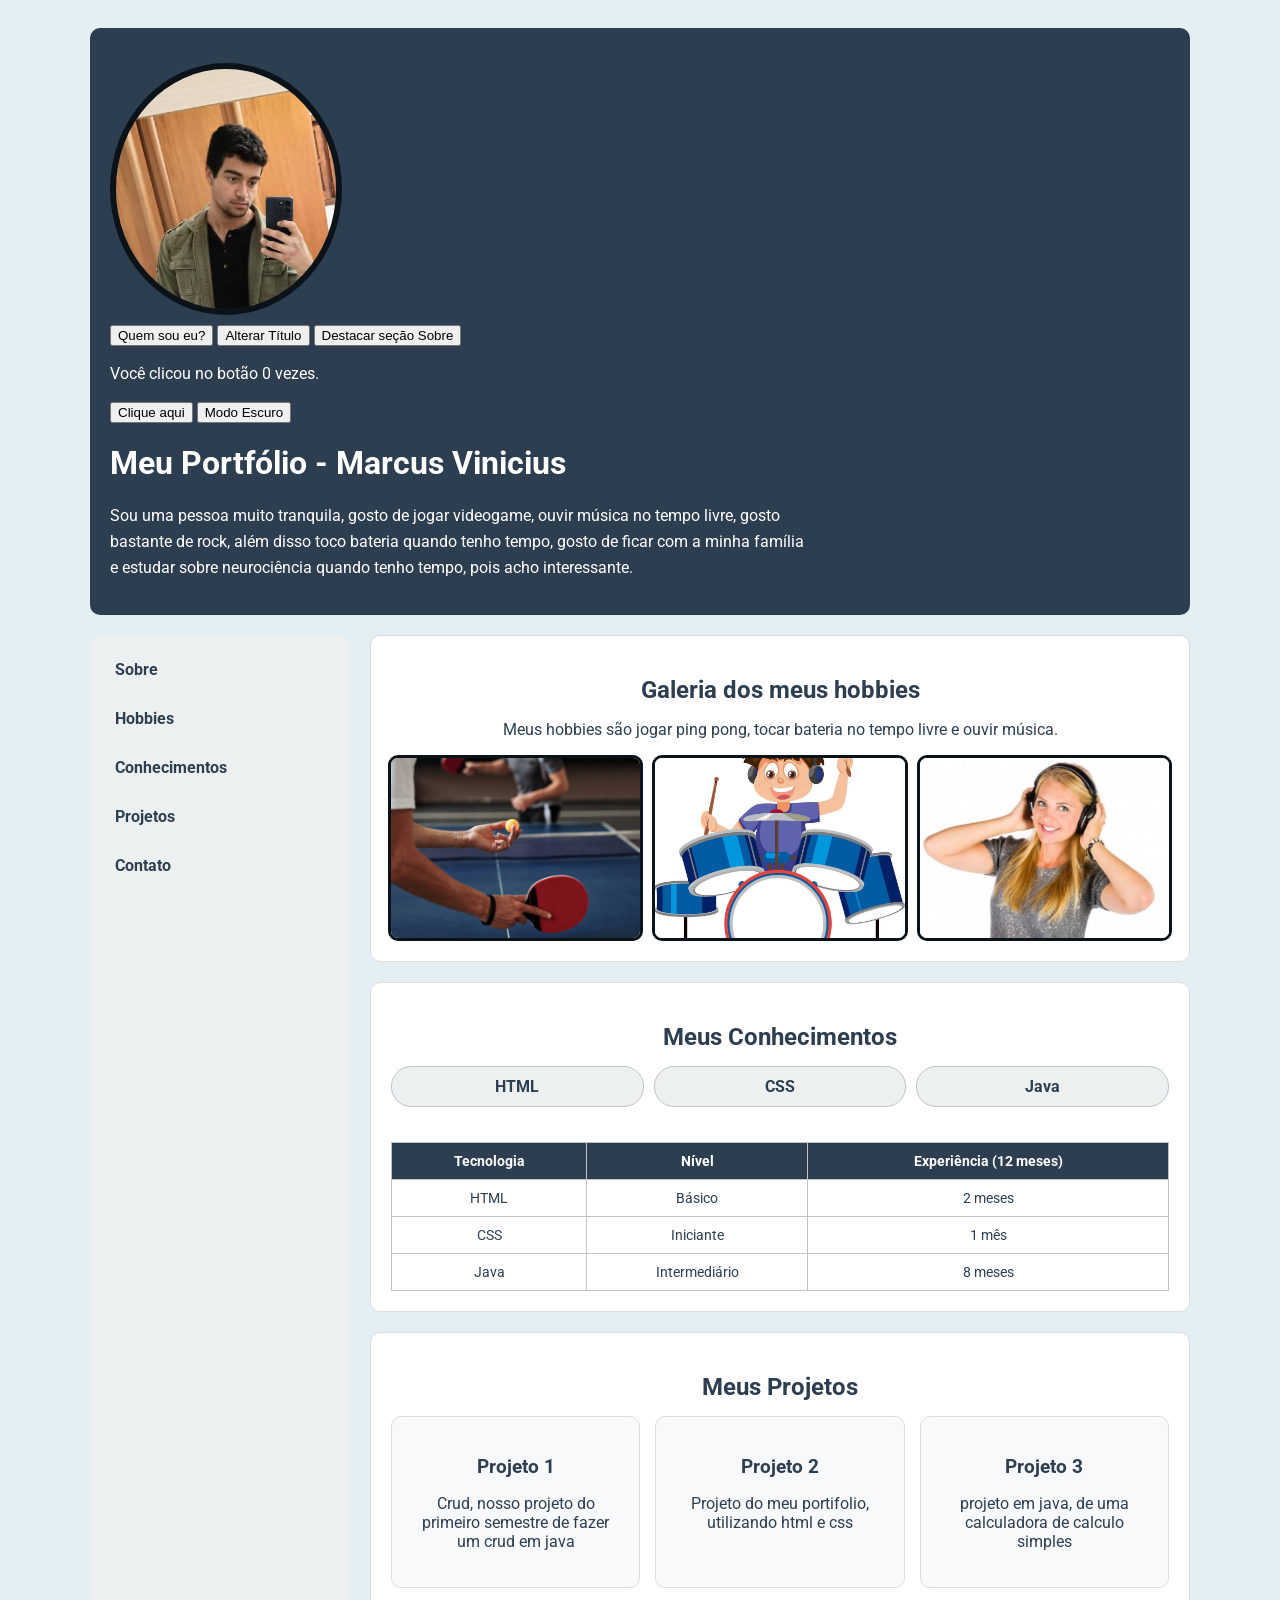
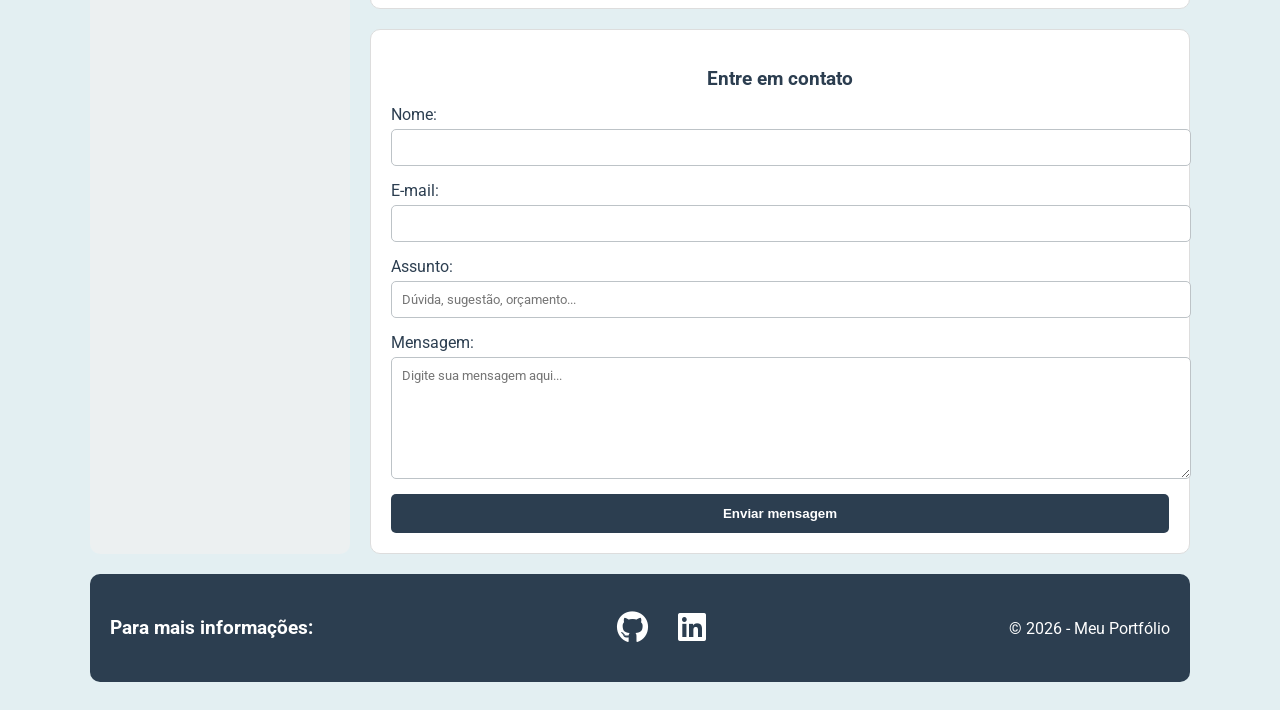
<file: Aula-113/index.html>
<!DOCTYPE html>
<html lang="pt-BR">
<head>
    <meta charset="UTF-8">
    <meta name="viewport" content="width=device-width, initial-scale=1.0">
    <title>Meu Portfólio ~ Marcus Vinicius</title>
    <link rel="stylesheet" href="css/style.css">
    <link rel="preconnect" href="https://fonts.googleapis.com">
    <link rel="preconnect" href="https://fonts.gstatic.com" crossorigin>
    <link href="https://fonts.googleapis.com/css2?family=Roboto:wght@400;700&display=swap" rel="stylesheet">
    <link rel="stylesheet" href="https://cdnjs.cloudflare.com/ajax/libs/font-awesome/6.4.0/css/all.min.css">
</head>
<body>

    <div class="layout">
        <header class="header-principal">
            <img src="imagens/perfil.jpg" alt="Foto de perfil de Marcus Vinicius" class="perfil-img">
            
            <div class="header-texto">
                <button onclick="apresentacao()">Quem sou eu?</button>
                <button onclick="alterarTitulo()">Alterar Título</button>
                <button onclick="destacarSobre()">Destacar seção Sobre</button>
                <p>Você clicou no botão <span id="contador">0</span> vezes.</p>
        <button onclick="contarClique()">Clique aqui</button>
                <button onclick="modoEscuro()">Modo Escuro</button>
                <h1 id="titulo-principal">Meu Portfólio - Marcus Vinicius</h1>
                <p id="sobre">Sou uma pessoa muito tranquila, gosto de jogar videogame, ouvir música no tempo livre, gosto bastante de rock, além disso toco bateria quando tenho tempo, gosto de ficar com a minha família e estudar sobre neurociência quando tenho tempo, pois acho interessante.</p>
            </div>
        </header>

        <nav class="nav-principal">
            <a href="#sobre">Sobre</a>
            <a href="#hobbies">Hobbies</a>
            <a href="#habilidades-grid">Conhecimentos</a>
            <a href="#projetos">Projetos</a>
            <a href="#contato-form">Contato</a>
        </nav>

        <main class="main-content">
            
            <section id="hobbies">
                <h2>Galeria dos meus hobbies</h2>
                <p>Meus hobbies são jogar ping pong, tocar bateria no tempo livre e ouvir música.</p>
                
                <div class="galeria-hobbies">
                    <img src="imagens/hobby1.jpg" alt="Jogando Ping Pong">
                    <img src="imagens/hobby2.jpg" alt="Tocando Bateria">
                    <img src="imagens/hobby3.jpg" alt="Ouvindo Música">
                </div>
            </section>

            <section id="habilidades-grid">
                <h2>Meus Conhecimentos</h2>

                <div class="habilidades-lista">
                    <span class="hab-item">HTML</span>
                    <span class="hab-item">CSS</span>
                    <span class="hab-item">Java</span>
                </div>

                <div class="tabela-container">
                    <table class="tabela-habilidades">
                        <thead>
                            <tr>
                                <th>Tecnologia</th>
                                <th>Nível</th>
                                <th>Experiência (12 meses)</th>
                            </tr>
                        </thead>
                        <tbody>
                            <tr>
                                <td>HTML</td>
                                <td>Básico</td>
                                <td>2 meses</td>
                            </tr>
                            <tr>
                                <td>CSS</td>
                                <td>Iniciante</td>
                                <td>1 mês</td>
                            </tr>
                            <tr>
                                <td>Java</td>
                                <td>Intermediário</td>
                                <td>8 meses</td>
                            </tr>
                        </tbody>
                    </table>
                </div>
            </section>

            <section id="projetos">
                <h2>Meus Projetos</h2>
                <div class="projetos-grid">
                    <div class="projeto-card">
                        <h3>Projeto 1</h3>
                        <p>Crud, nosso projeto do primeiro semestre de fazer um crud em java</p>
                    </div>
                    <div class="projeto-card">
                        <h3>Projeto 2</h3>
                        <p>Projeto do meu portifolio, utilizando html e css</p>
                    </div>
                    <div class="projeto-card">
                        <h3>Projeto 3</h3>
                        <p>projeto em java, de uma calculadora de calculo simples</p>
                    </div>
                </div>
            </section>

            <section id="contato-form">
                <h3>Entre em contato</h3>
                
                <form>
                    <div class="form-grupo">
                        <label for="nomeContato">Nome:</label>
                        <input type="text" id="nomeContato" required>
                    </div>

                    <div class="form-grupo">
                        <label for="emailContato">E-mail:</label>
                        <input type="email" id="emailContato" required>
                    </div>

                    <div class="form-grupo">
                        <label for="assunto">Assunto:</label>
                        <input type="text" id="assunto" placeholder="Dúvida, sugestão, orçamento...">
                    </div>

                    <div class="form-grupo">
                        <label for="mensagemContato">Mensagem:</label>
                        <textarea id="mensagemContato" placeholder="Digite sua mensagem aqui..."></textarea>
                    </div>

                    <button type="submit">Enviar mensagem</button>
                </form>
            </section>

        </main>

        <footer class="footer-principal">
            <h3>Para mais informações:</h3>
            
            <div class="footer-redes">
                <a href="https://github.com/vini2008" target="_blank" rel="noopener" aria-label="GitHub">
                    <i class="fa-brands fa-github"></i>
                </a>
                <a href="https://www.linkedin.com/in/marcus-vinicius-1465263b5" target="_blank" rel="noopener" aria-label="LinkedIn">
                    <i class="fa-brands fa-linkedin"></i>
                </a>
            </div>

            <p>&copy; 2026 - Meu Portfólio</p>
        </footer>

    </div>
   <script src="js/script.js"></script>

</body>
</html>
</file>
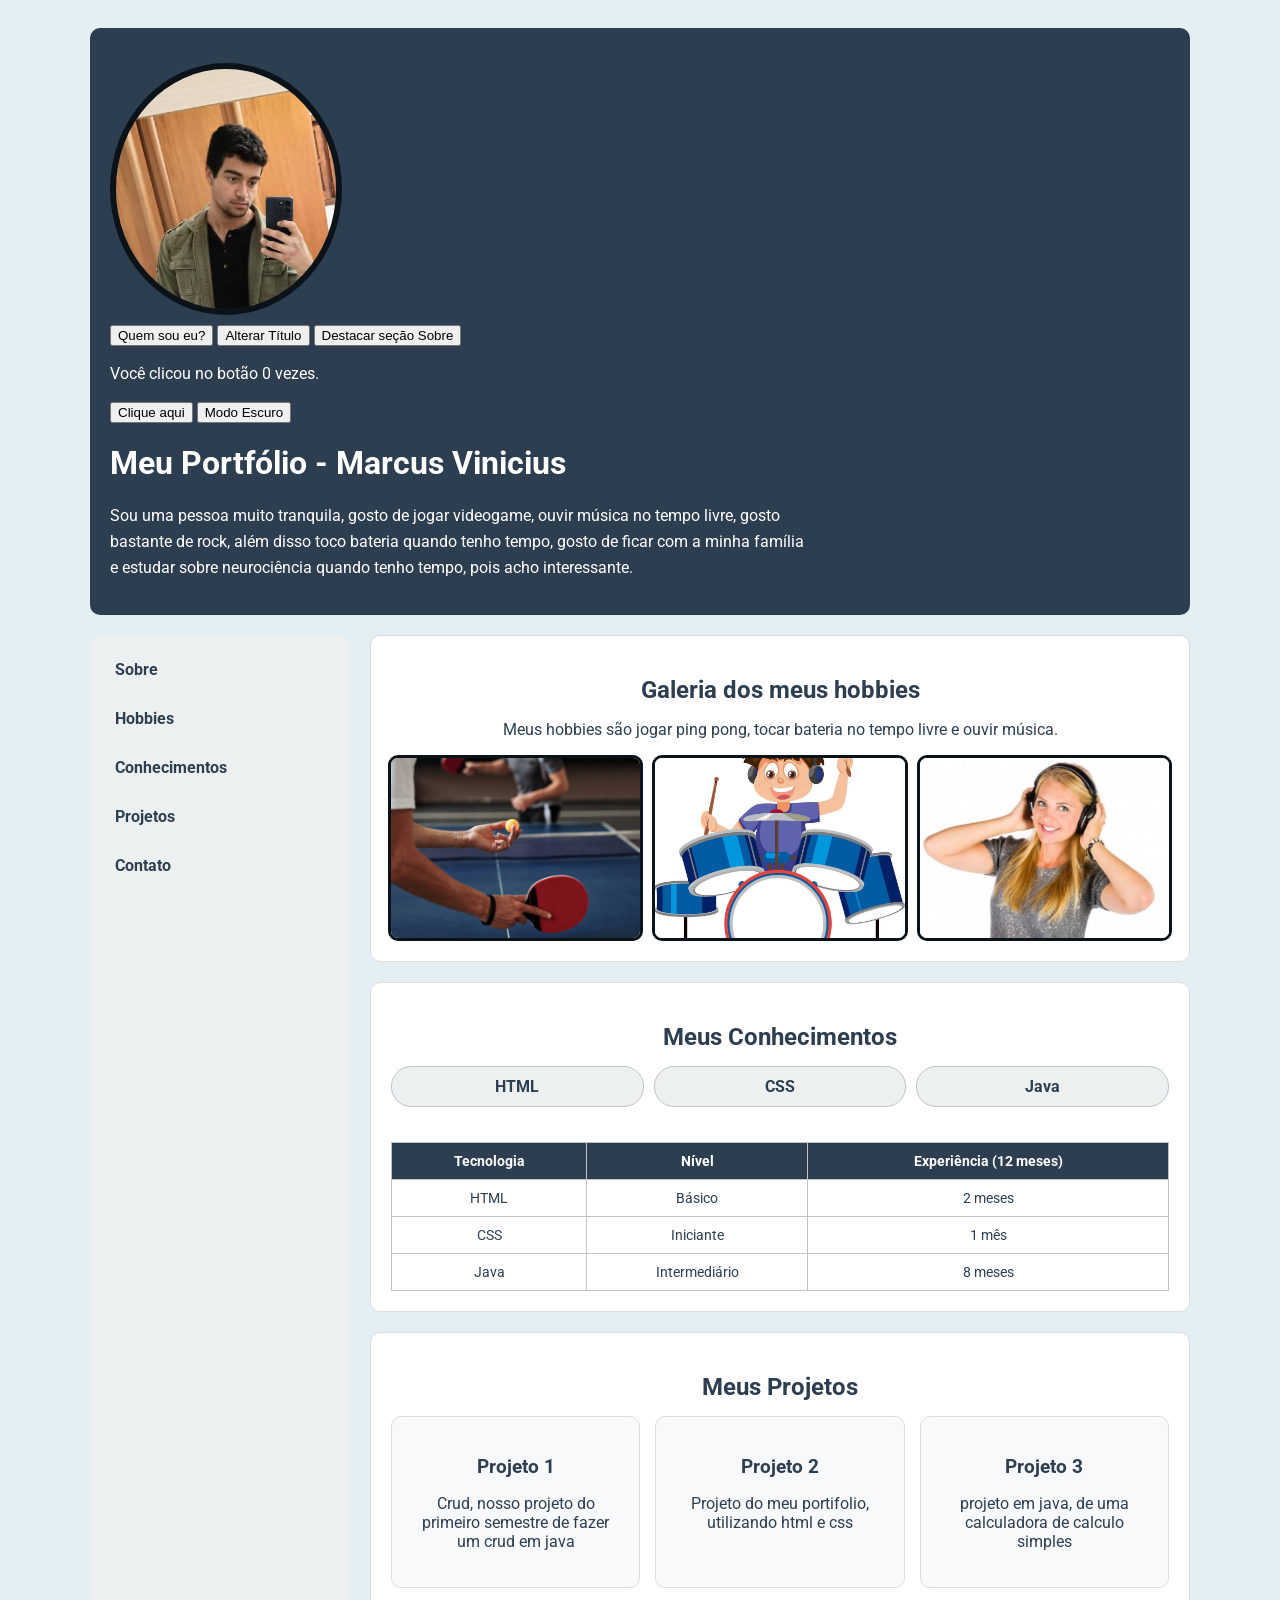
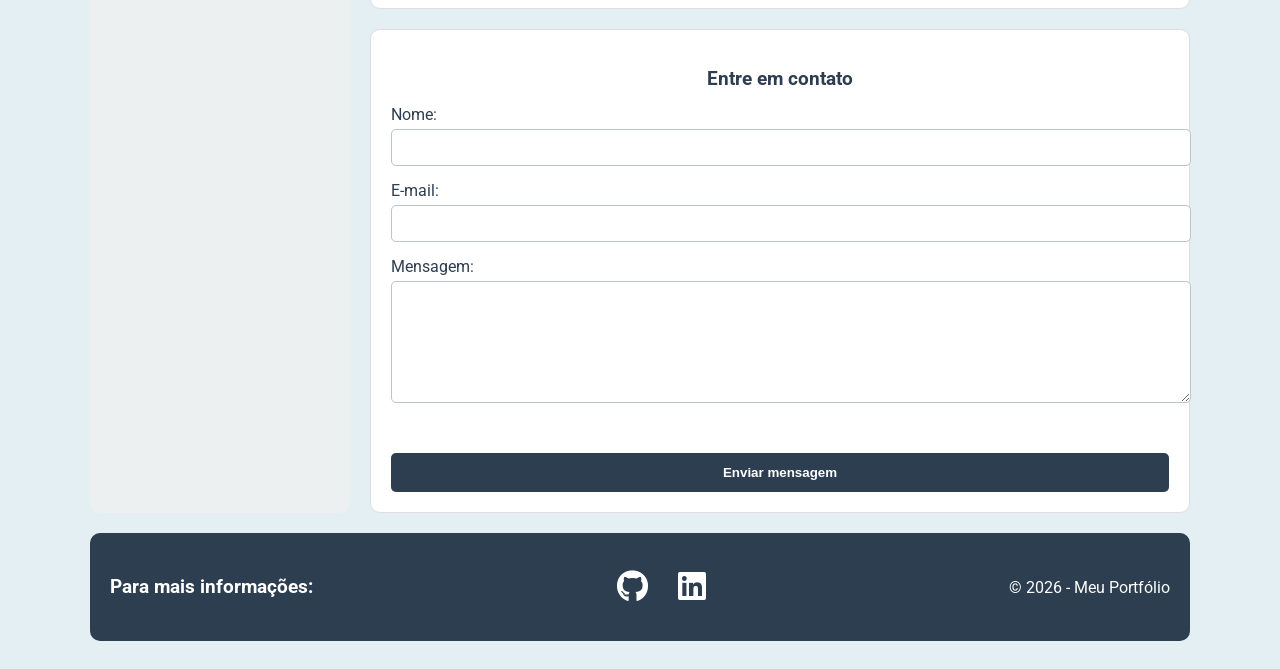
<file: Aula-114/index.html>
<!DOCTYPE html>
<html lang="pt-BR">
<head>
    <meta charset="UTF-8">
    <meta name="viewport" content="width=device-width, initial-scale=1.0">
    <title>Meu Portfólio ~ Marcus Vinicius</title>
    <link rel="stylesheet" href="css/style.css">
    <link rel="preconnect" href="https://fonts.googleapis.com">
    <link rel="preconnect" href="https://fonts.gstatic.com" crossorigin>
    <link href="https://fonts.googleapis.com/css2?family=Roboto:wght@400;700&display=swap" rel="stylesheet">
    <link rel="stylesheet" href="https://cdnjs.cloudflare.com/ajax/libs/font-awesome/6.4.0/css/all.min.css">
</head>
<body>

    <div class="layout">
        <header class="header-principal">
            <img src="imagens/perfil.jpg" alt="Foto de perfil de Marcus Vinicius" class="perfil-img">
            
            <div class="header-texto">
                <button onclick="apresentacao()">Quem sou eu?</button>
                <button onclick="alterarTitulo()">Alterar Título</button>
                <button onclick="destacarSobre()">Destacar seção Sobre</button>
                <p>Você clicou no botão <span id="contador">0</span> vezes.</p>
        <button onclick="contarClique()">Clique aqui</button>
                <button onclick="modoEscuro()">Modo Escuro</button>
                <h1 id="titulo-principal">Meu Portfólio - Marcus Vinicius</h1>
                <p id="sobre">Sou uma pessoa muito tranquila, gosto de jogar videogame, ouvir música no tempo livre, gosto bastante de rock, além disso toco bateria quando tenho tempo, gosto de ficar com a minha família e estudar sobre neurociência quando tenho tempo, pois acho interessante.</p>
            </div>
        </header>

        <nav class="nav-principal">
            <a href="#sobre">Sobre</a>
            <a href="#hobbies">Hobbies</a>
            <a href="#habilidades-grid">Conhecimentos</a>
            <a href="#projetos">Projetos</a>
            <a href="#contato-form">Contato</a>
        </nav>

        <main class="main-content">
            
            <section id="hobbies">
                <h2>Galeria dos meus hobbies</h2>
                <p>Meus hobbies são jogar ping pong, tocar bateria no tempo livre e ouvir música.</p>
                
                <div class="galeria-hobbies">
                    <img src="imagens/hobby1.jpg" alt="Jogando Ping Pong">
                    <img src="imagens/hobby2.jpg" alt="Tocando Bateria">
                    <img src="imagens/hobby3.jpg" alt="Ouvindo Música">
                </div>
            </section>

            <section id="habilidades-grid">
                <h2>Meus Conhecimentos</h2>

                <div class="habilidades-lista">
                    <span class="hab-item">HTML</span>
                    <span class="hab-item">CSS</span>
                    <span class="hab-item">Java</span>
                </div>

                <div class="tabela-container">
                    <table class="tabela-habilidades">
                        <thead>
                            <tr>
                                <th>Tecnologia</th>
                                <th>Nível</th>
                                <th>Experiência (12 meses)</th>
                            </tr>
                        </thead>
                        <tbody>
                            <tr>
                                <td>HTML</td>
                                <td>Básico</td>
                                <td>2 meses</td>
                            </tr>
                            <tr>
                                <td>CSS</td>
                                <td>Iniciante</td>
                                <td>1 mês</td>
                            </tr>
                            <tr>
                                <td>Java</td>
                                <td>Intermediário</td>
                                <td>8 meses</td>
                            </tr>
                        </tbody>
                    </table>
                </div>
            </section>

            <section id="projetos">
                <h2>Meus Projetos</h2>
                <div class="projetos-grid">
                    <div class="projeto-card">
                        <h3>Projeto 1</h3>
                        <p>Crud, nosso projeto do primeiro semestre de fazer um crud em java</p>
                    </div>
                    <div class="projeto-card">
                        <h3>Projeto 2</h3>
                        <p>Projeto do meu portifolio, utilizando html e css</p>
                    </div>
                    <div class="projeto-card">
                        <h3>Projeto 3</h3>
                        <p>projeto em java, de uma calculadora de calculo simples</p>
                    </div>
                </div>
            </section>

            <section id="contato-form">
                <h3>Entre em contato</h3>
                
                <form id="seuFormulario">
                    <div class="form-grupo">
                        <label for="nome">Nome:</label>
                        <input type="text" id="nome" required>
                    </div>

                    <div class="form-grupo">
                        <label for="email">E-mail:</label>
                        <input type="text" id="email" required>
                    </div>

                    <div class="form-grupo">
                        <label for="mensagem">Mensagem:</label>
                        <textarea id="mensagem" required></textarea>
                    </div>

                    <div id="feedback"></div>

                    <button type="submit">Enviar mensagem</button>
                </form>
            </section>

        </main>

        <footer class="footer-principal">
            <h3>Para mais informações:</h3>
            
            <div class="footer-redes">
                <a href="https://github.com/vini2008" target="_blank" rel="noopener" aria-label="GitHub">
                    <i class="fa-brands fa-github"></i>
                </a>
                <a href="https://www.linkedin.com/in/marcus-vinicius-1465263b5" target="_blank" rel="noopener" aria-label="LinkedIn">
                    <i class="fa-brands fa-linkedin"></i>
                </a>
            </div>

            <p>&copy; 2026 - Meu Portfólio</p>
        </footer>

    </div>
   <script src="js/script.js"></script>

</body>
</html>
</file>
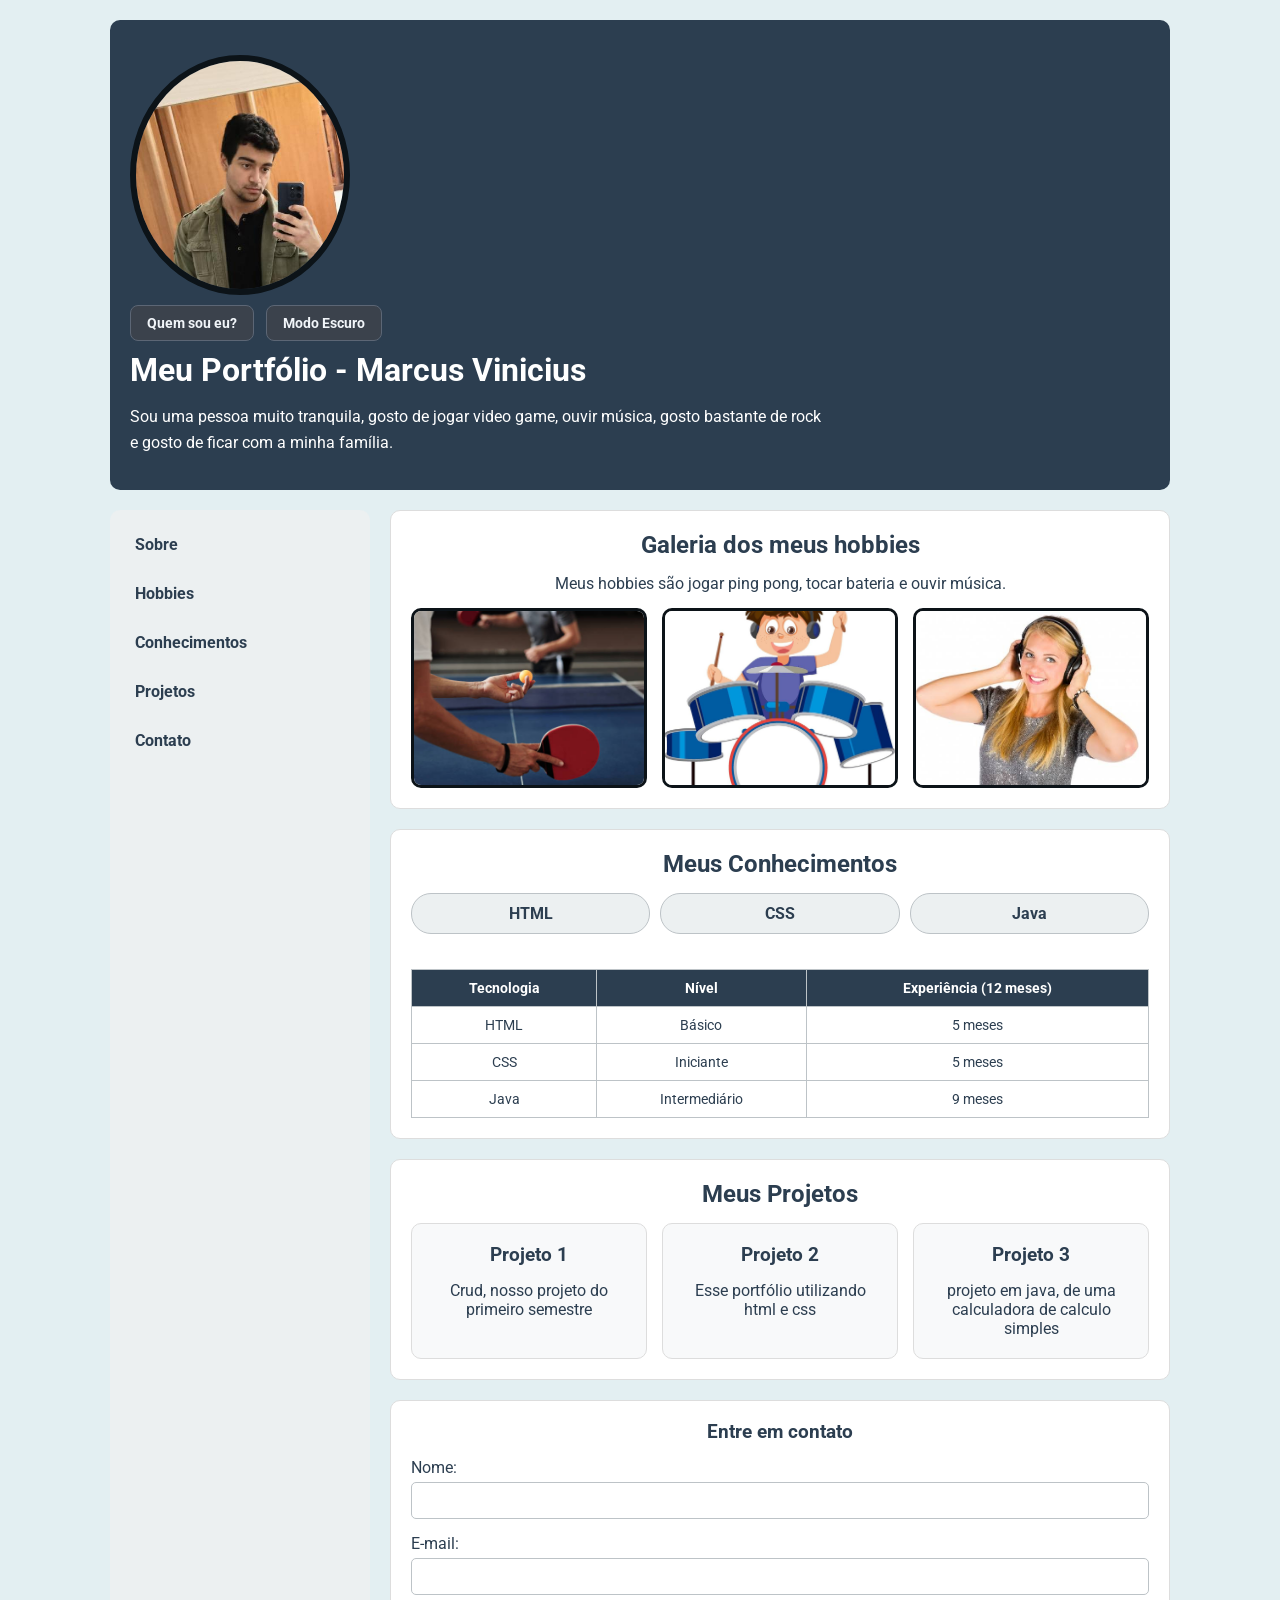
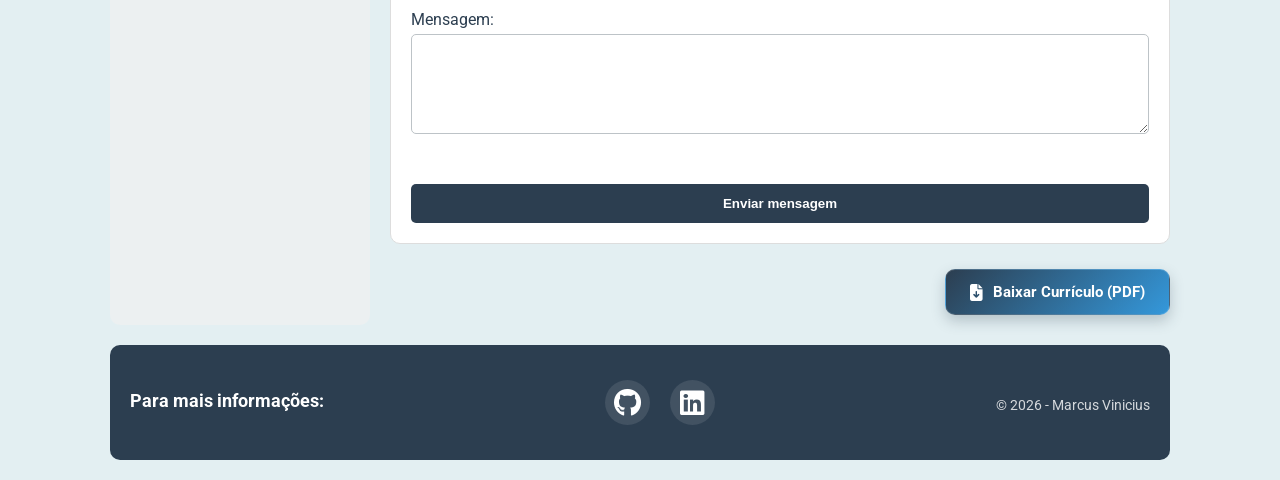
<file: aula-115/index.html>
<!DOCTYPE html>
<html lang="pt-BR">
<head>
    <meta charset="UTF-8">
    <meta name="viewport" content="width=device-width, initial-scale=1.0">
    <title>Meu Portfólio~ Marcus Vinicius</title>
    <link rel="stylesheet" href="css/style.css">
    <link rel="preconnect" href="https://fonts.googleapis.com">
    <link rel="preconnect" href="https://fonts.gstatic.com" crossorigin>
    <link href="https://fonts.googleapis.com/css2?family=Roboto:wght@400;700&display=swap" rel="stylesheet">
    <link rel="stylesheet" href="https://cdnjs.cloudflare.com/ajax/libs/font-awesome/6.4.0/css/all.min.css">
</head>
<body>

    <div class="layout">
        <header class="header-principal">
            <img src="imagens/perfil.jpg" alt="Foto de perfil de Marcus Vinicius" class="perfil-img">
            
            <div class="header-texto">
            <div class="header-acoes">
                <button type="button" onclick="apresentacao()" class="btn-header">Quem sou eu?</button>
                <button type="button" id="btn-tema" onclick="modoEscuro()" class="btn-header btn-secundario">Modo Escuro</button>
            </div>
                <h1 id="titulo-principal">Meu Portfólio - Marcus Vinicius</h1>
                <p id="sobre">Sou uma pessoa muito tranquila, gosto de jogar video game, ouvir música, gosto bastante de rock e gosto de ficar com a minha família.</p>
            </div>
        </header>

        <nav class="nav-principal">
            <a href="#sobre">Sobre</a>
            <a href="#hobbies">Hobbies</a>
            <a href="#habilidades-grid">Conhecimentos</a>
            <a href="#projetos">Projetos</a>
            <a href="#contato-form">Contato</a>
        </nav>

        <main class="main-content">
            
            <section id="hobbies">
                <h2>Galeria dos meus hobbies</h2>
                <p>Meus hobbies são jogar ping pong, tocar bateria e ouvir música.</p>
                
                <div class="galeria-hobbies">
                    <img src="imagens/hobby1.jpg" alt="Jogando Ping Pong">
                    <img src="imagens/hobby2.jpg" alt="Tocando Bateria">
                    <img src="imagens/hobby3.jpg" alt="Ouvindo Música">
                </div>
            </section>

            <section id="habilidades-grid">
                <h2>Meus Conhecimentos</h2>

                <div class="habilidades-lista">
                    <span class="hab-item">HTML</span>
                    <span class="hab-item">CSS</span>
                    <span class="hab-item">Java</span>
                </div>

                <div class="tabela-container">
                    <table class="tabela-habilidades">
                        <thead>
                            <tr>
                                <th>Tecnologia</th>
                                <th>Nível</th>
                                <th>Experiência (12 meses)</th>
                            </tr>
                        </thead>
                        <tbody>
                            <tr>
                                <td>HTML</td>
                                <td>Básico</td>
                                <td>5 meses</td>
                            </tr>
                            <tr>
                                <td>CSS</td>
                                <td>Iniciante</td>
                                <td>5 meses</td>
                            </tr>
                            <tr>
                                <td>Java</td>
                                <td>Intermediário</td>
                                <td>9 meses</td>
                            </tr>
                        </tbody>
                    </table>
                </div>
            </section>

            <section id="projetos">
                <h2>Meus Projetos</h2>
                <div class="projetos-grid">
                    <div class="projeto-card">
                        <h3>Projeto 1</h3>
                        <p>Crud, nosso projeto do primeiro semestre</p>
                    </div>
                    <div class="projeto-card">
                        <h3>Projeto 2</h3>
                        <p>Esse portfólio utilizando html e css</p>
                    </div>
                    <div class="projeto-card">
                        <h3>Projeto 3</h3>
                        <p>projeto em java, de uma calculadora de calculo simples</p>
                    </div>
                </div>
            </section>

            <section id="contato-form">
                <h3>Entre em contato</h3>
                
                <form id="seuFormulario">
                    <div class="form-grupo">
                        <label for="nome">Nome:</label>
                        <input type="text" id="nome" autocomplete="name" required>
                    </div>

                    <div class="form-grupo">
                        <label for="email">E-mail:</label>
                        <input type="email" id="email" autocomplete="email" required>
                    </div>

                    <div class="form-grupo">
                        <label for="mensagem">Mensagem:</label>
                        <textarea id="mensagem" required></textarea>
                    </div>

                    <div id="feedback"></div>

                    <button type="submit">Enviar mensagem</button>
                </form>
            </section>
            <div class="curriculo-acao">
                            <a href="docs/Currículo_Marcus_Vinicius.pdf" download="Currículo_Marcus_Vinicius.pdf" class="botao botao-cv">
                                <i class="fa-solid fa-file-arrow-down"></i> Baixar Currículo (PDF)
                            </a>
                        </div>

        </main>

        <footer class="footer-principal">
            <h3>Para mais informações:</h3>
            
            <div class="footer-redes">
                <a href="https://github.com/vini2008" target="_blank" rel="noopener" aria-label="GitHub">
                    <i class="fa-brands fa-github"></i>
                </a>
                <a href="https://www.linkedin.com/in/marcus-vinicius-1465263b5" target="_blank" rel="noopener" aria-label="LinkedIn">
                    <i class="fa-brands fa-linkedin"></i>
                </a>
            </div>
            <p>&copy; 2026 - Marcus Vinicius</p>
        </footer>

    </div>
   <script src="js/script.js"></script>

</body>
</html>
</file>
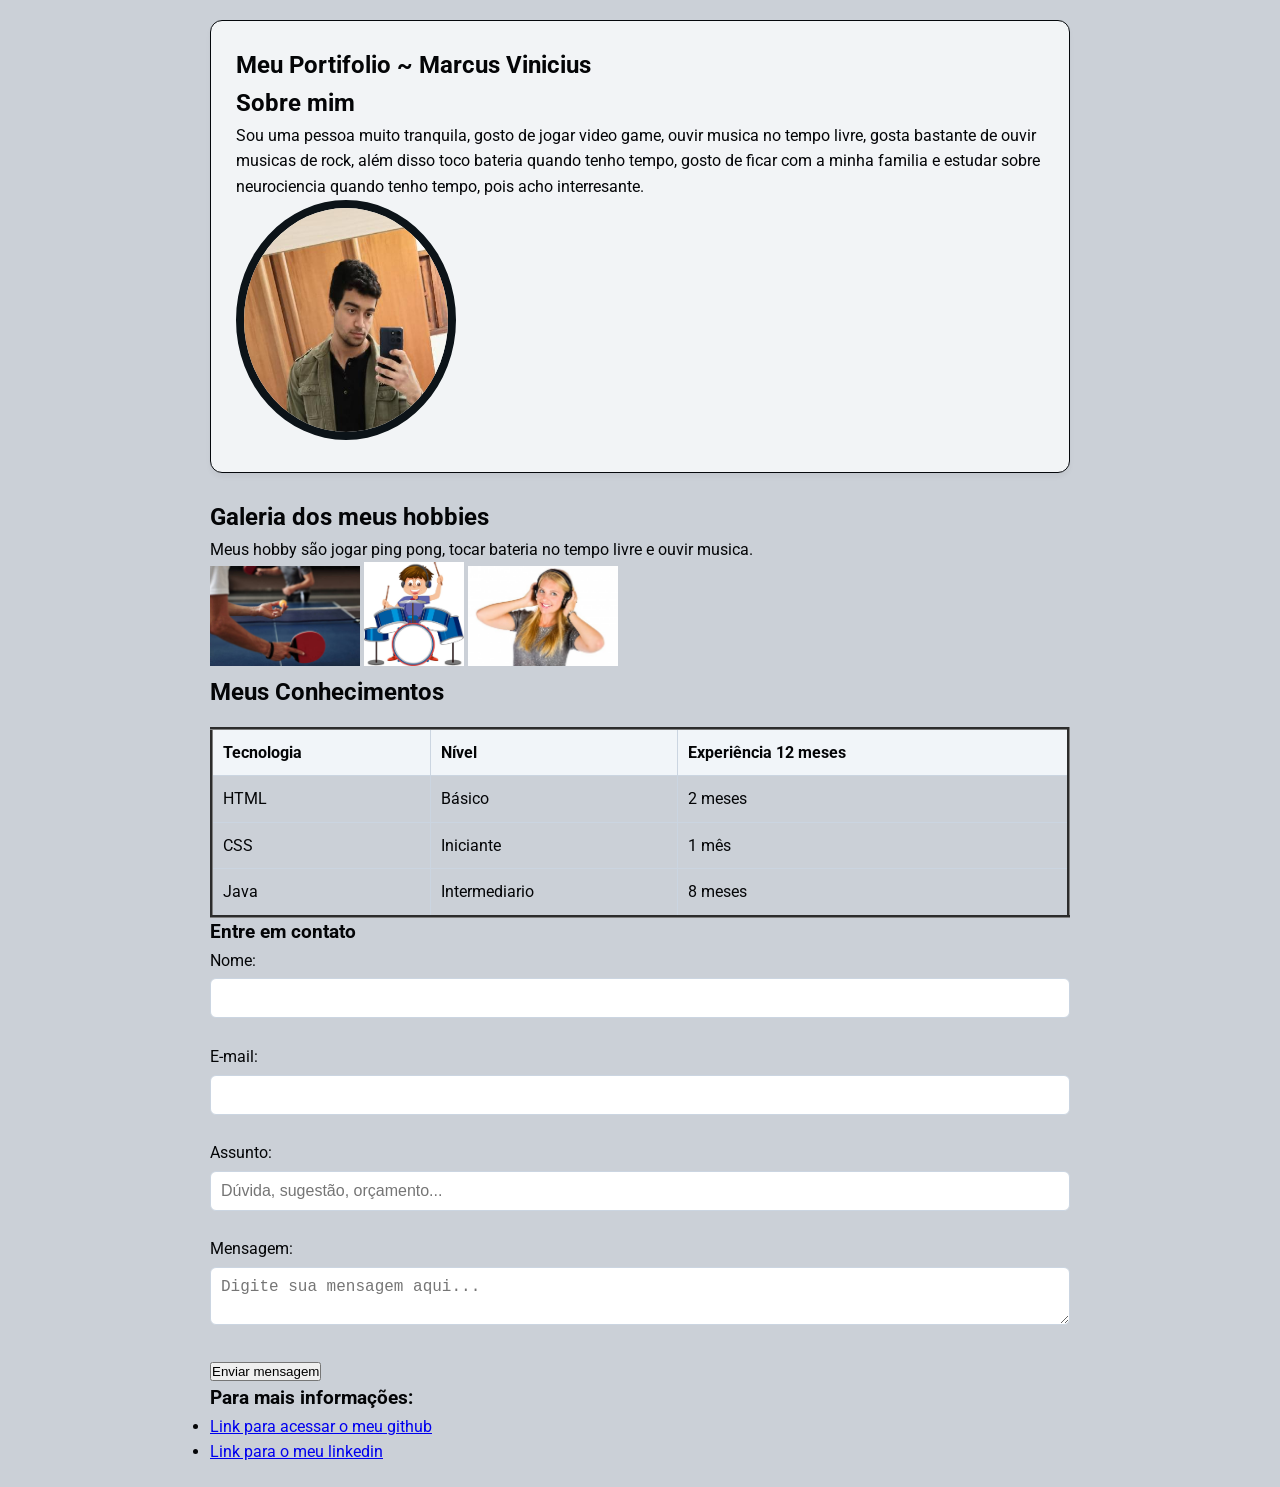
<file: aula-7/index.html>
<!DOCTYPE html>
<html lang="en">
<head>
    <meta charset="UTF-8">
    <meta name="viewport" content="width=device-width, initial-scale=1.0">
    <title>Meu Portifolio</title>
    <link rel="stylesheet" href="css/style.css">
    <link rel="preconnect" href="https://fonts.googleapis.com">
    <link rel="preconnect" href="https://fonts.googleapis.com">
    <link rel="preconnect" href="https://fonts.gstatic.com" crossorigin>
    <link href="https://fonts.googleapis.com/css2?family=Roboto:wght@400;700&display=swap" rel="stylesheet">
</head>
<body>
<section class="card sobre-mim">
<h1>Meu Portifolio ~ Marcus Vinicius</h1>
<h2>Sobre mim</h2>
<p>Sou uma pessoa muito tranquila, gosto de jogar video game, ouvir musica no tempo livre, gosta bastante de ouvir musicas de rock, além disso toco bateria quando tenho tempo, gosto de ficar com a minha familia e estudar sobre neurociencia quando tenho tempo, pois acho interresante.</p>
<img src="imagens/perfil.jpg" alt="Foto de perfil do Marcus Vinicius" style="width:220px;height:240px;border-radius: 50%; border: 8px solid #0c1318">
</section>
<h2>Galeria dos meus hobbies</h2>
<p>Meus hobby são jogar ping pong, tocar bateria no tempo livre e ouvir musica.</p>
<img src="imagens/hobby1.jpg" alt="Jogando Ping Pong" width="150" style="border: #0c1318;">
<img src="imagens/hobby2.jpg" alt="Tocando Bateria" width="100" style="border: #0c1318;">
<img src="imagens/hobby3.jpg" alt="Ouvindo Musica" width="150" style="border: #0c1318;">
<section id="habilidades-grid">
    <h2>Meus Conhecimentos</h2>
    <table border="3">
        <tr>
            <th>Tecnologia</th>
            <th>Nível</th>
            <th>Experiência 12 meses</th>
        </tr>
        <tr>
            <td>HTML</td>
            <td>Básico</td>
            <td>2 meses</td>
        </tr>
        <tr>
            <td>CSS</td>
            <td>Iniciante</td>
            <td>1 mês</td>
        </tr>
        <tr>
            <td>Java</td>
            <td>Intermediario</td>
            <td>8 meses</td>
        </tr>
    </table>
</section>
<section id="contato-form">
    <h3>Entre em contato</h3>
    
    <form>
        <label for="nomeContato">Nome:</label><br>
        <input type="text" id="nomeContato" required>
        <br><br>

        <label for="emailContato">E-mail:</label><br>
        <input type="email" id="emailContato" required>
        <br><br>

        <label for="assunto">Assunto:</label><br>
        <input type="text" id="assunto" placeholder="Dúvida, sugestão, orçamento...">
        <br><br>

        <label for="mensagemContato">Mensagem:</label><br>
        <textarea id="mensagemContato" placeholder="Digite sua mensagem aqui..."></textarea>
        <br><br>

        <button type="submit">Enviar mensagem</button>
    </form>
    <h3>Para mais informações:</h3>
<ul>
    <li><a href="https://github.com/vini2008">Link para acessar o meu github</a></li>
    <li><a href="https://www.linkedin.com/in/marcus-vinicius-1465263b5">Link para o meu linkedin</a></li>
</ul>

</section>

</body>
</html>
</file>
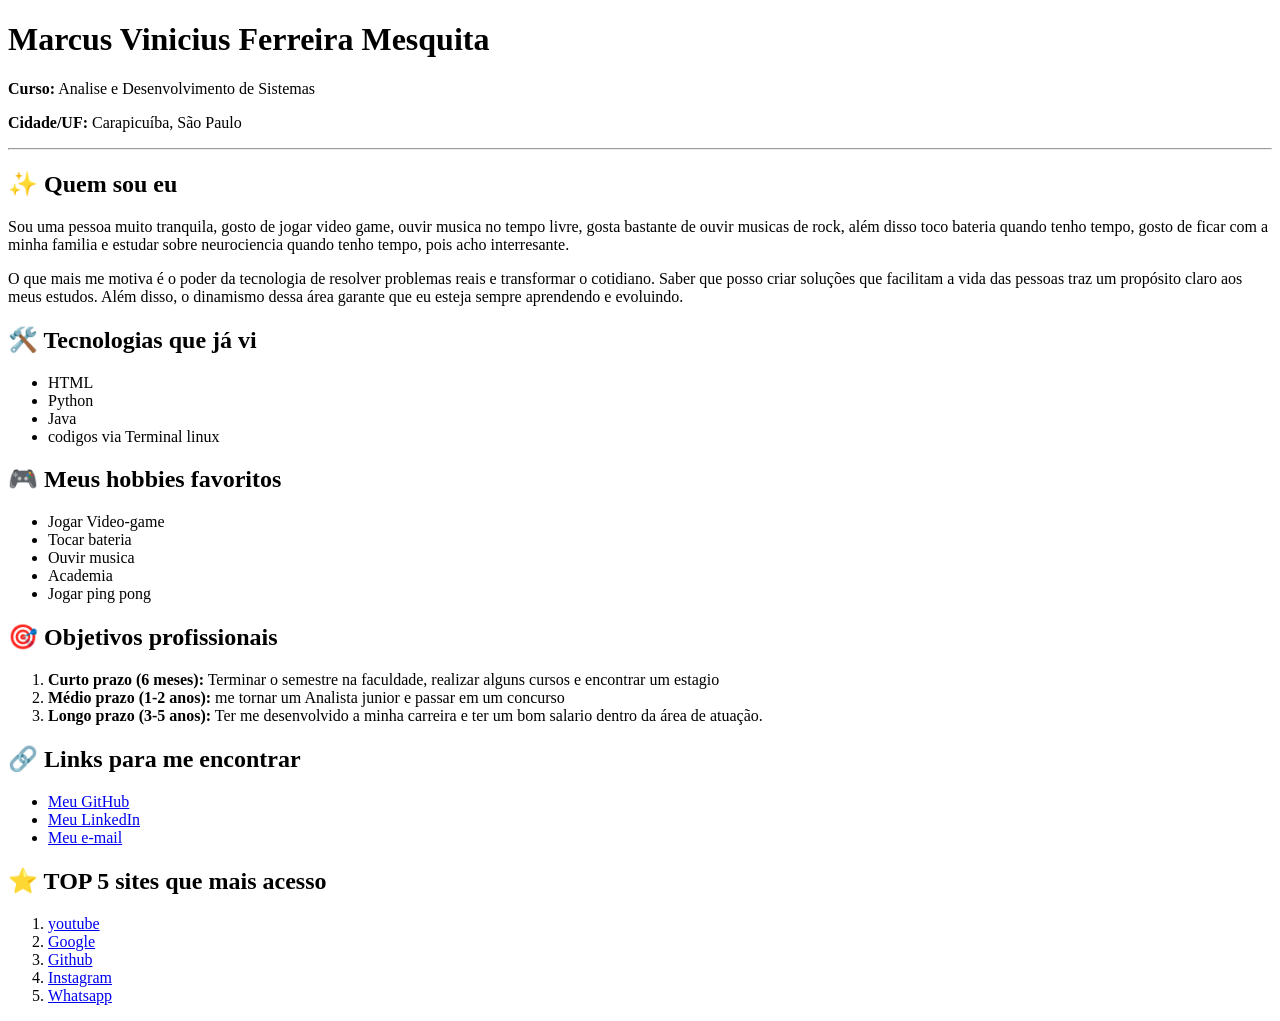
<file: Aula-103/cartão_de_visita.html>
<!DOCTYPE html>
<html lang="pt-BR">
<head>
    <meta charset="UTF-8">
    <title>Cartão de Visita - [Marcus Vinicius]</title>
</head>
<body>

    <!-- Seção 1: Identificação -->
    <h1>Marcus Vinicius Ferreira Mesquita</h1>
    <p><strong>Curso:</strong> Analise e Desenvolvimento de Sistemas</p>
    <p><strong>Cidade/UF:</strong> Carapicuíba, São Paulo</p>

    <hr>

    <!-- Seção 2: Quem sou eu -->
    <h2>✨ Quem sou eu</h2>
    <p>Sou uma pessoa muito tranquila, gosto de jogar video game, ouvir musica no tempo livre, gosta bastante de ouvir musicas de rock, além disso toco bateria quando tenho tempo, gosto de ficar com a minha familia e estudar sobre neurociencia quando tenho tempo, pois acho interresante.</p>
    <p>O que mais me motiva é o poder da tecnologia de resolver problemas reais e transformar o cotidiano. Saber que posso criar soluções que facilitam a vida das pessoas traz um propósito claro aos meus estudos. Além disso, o dinamismo dessa área garante que eu esteja sempre aprendendo e evoluindo.</p>

    <!-- Seção 3: Tecnologias que conheço -->
    <h2>🛠️ Tecnologias que já vi</h2>
    <ul>
        <li>HTML</li>
        <li>Python</li>
        <li>Java</li>
        <li>codigos via Terminal linux</li>
    </ul>
    <!-- Seção 4: Meus hobbies -->
    <h2>🎮 Meus hobbies favoritos</h2>
    <ul>
        <li>Jogar Video-game</li>
        <li>Tocar bateria</li>
        <li>Ouvir musica</li>
        <li>Academia</li>
        <li>Jogar ping pong</li>
    </ul>

    <!-- Seção 5: Meus objetivos -->
    <h2>🎯 Objetivos profissionais</h2>
    <ol>
        <li><strong>Curto prazo (6 meses):</strong> Terminar o semestre na faculdade, realizar alguns cursos e encontrar um estagio</li>
        <li><strong>Médio prazo (1-2 anos):</strong> me tornar um Analista junior e passar em um concurso</li>
        <li><strong>Longo prazo (3-5 anos):</strong> Ter me desenvolvido a minha carreira e ter um bom salario dentro da área de atuação.</li>
    </ol>

    <!-- Seção 6: Links úteis -->
    <h2>🔗 Links para me encontrar</h2>
    <ul>
        <li><a href="https://github.com/vini2008"" target="_blank">Meu GitHub</a></li>
        <li><a href="https://www.linkedin.com/in/marcus-vinicius-1465263b5" target="_blank">Meu LinkedIn</a></li>
        <li><a href="marcuusvinicius2008@gmail.com">Meu e-mail</a></li>
    </ul>

    <!-- Seção 7: Sites que mais uso (DESAFIO) -->
    <h2>⭐ TOP 5 sites que mais acesso</h2>
    <ol>
        <li><a href="https://www.youtube.com/" target="_blank">youtube</a></li>
        <li><a href="https://mail.google.com/mail/" target="_blank">Google</a></li>
        <li><a href="https://github.com/" target="_blank">Github</a></li>
      <li><a href="https://www.instagram.com/" target="_blank">Instagram</a></li>
        <li><a href="https://web.whatsapp.com/" target="_blank">Whatsapp</a></li>
    </ol>

</body>
</html>
</file>
<file: aula-106/css/style.css>
h1 { color: rgb(1, 1, 6); }
body {
    font-family: Arial, sans-serif;   /* tipo da fonte */
    font-size: 20px;                  /* tamanho */
    font-weight: normal;              /* negrito (bold, normal) */
    font-style: normal;               /* itálico (italic, normal) */
}
body{background-color: #c7cbcf;}
h1 {
    text-align: center;}
body {
    font-family: 'Roboto', sans-serif;
}
h2{
    text-align: left;
}

p{
    text-align: left;
}
h3{
    text-align: left;
}
</file>
<file: aula-108/css/style.css>
body {
    background-color: #e3eff2;
}

nav {
    display: flex;
    justify-content: center;
    gap: 25px;
    background-color: #2C3E50;
    padding: 15px;
    margin-bottom: 20px;
}

nav a {
    color: white;
    text-decoration: none;
    font-weight: bold;
}

nav a:hover {
    color: #3498DB;
}

.habilidades-lista {
    display: flex;
    gap: 15px;
    flex-wrap: wrap;
}

.hab-item {
    background-color: #ECF0F1;
    padding: 10px 20px;
    border-radius: 20px;  
    border: 1px solid #BDC3C7;
    font-weight: bold;
}

.galeria-hobbies {
    display: flex;
    gap: 20px;
    flex-wrap: wrap;
    margin-top: 10px;
    margin-bottom: 20px;
}

.galeria-hobbies img {
    width: 150px;
    height: 150px;
    object-fit: cover;   
    border-radius: 10px;
    border: 3px solid #0c1318;
}

.projetos-grid {
    display: flex;
    gap: 20px;
    flex-wrap: wrap;
    margin-top: 15px;
    margin-bottom: 20px;
}

.projeto-card {
    background-color: white;
    border: 1px solid #DDD;
    border-radius: 10px;
    padding: 20px;
    flex: 1;           
    min-width: 200px;   
}

footer {
    display: flex;
    justify-content: space-between;
    align-items: center;
    padding: 20px;
    background-color: #2C3E50;
    color: white;
    margin-top: 40px;
}

footer a {
    color: white;
    text-decoration: none;
}

footer a:hover {
    text-decoration: underline;
}
</file>
<file: aula-109/css/style.css>
* {
    box-sizing: border-box;
    margin: 0;
    padding: 0;
}

body {
    background-color: #e3eff2;
    font-family: 'Roboto', sans-serif;
    color: #2c3e50;
}

.layout {
    display: grid;
    grid-template-areas:
        "header header header"
        "nav    main   main"
        "footer footer footer";
    gap: 20px;
    max-width: 1100px;
    margin: 0 auto;
    padding: 20px;
}

.header-principal {
    grid-area: header;
    background: #2C3E50;
    color: white;
    padding: 30px;
    border-radius: 10px;
    /* Alinha todo o texto do header à esquerda */
    text-align: left;
    /* Importante: Cria um container flexível para controlar a imagem */
    display: flex;
    flex-direction: column; /* Mantém os textos um abaixo do outro */
    align-items: flex-start; /* Força o alinhamento à esquerda */
}

/* Ajuste específico para a imagem dentro do header */
.perfil-img {
    width: 220px;
    height: 240px;
    object-fit: cover;
    border-radius: 50%;
    border: 8px solid #0c1318;
    margin-top: 15px;
    /* O truque para 'centralizar para a esquerda' no Flexbox */
    margin-right: auto;
    /* Adiciona uma pequena margem caso a tela seja muito pequena */
    margin-bottom: 10px; 
}

.header-principal p {
    max-width: 700px;
    margin: 15px auto;
    line-height: 1.6;
}

.perfil-img {
    width: 220px;
    height: 240px;
    object-fit: cover;
    border-radius: 50%;
    border: 8px solid #0c1318;
    margin-top: 15px;
}


.nav-principal {
    grid-area: nav;
    background: #ECF0F1;
    padding: 20px;
    border-radius: 10px;
    display: flex;
    flex-direction: column;
    gap: 10px;
}

.nav-principal a {
    display: block;
    padding: 10px;
    text-decoration: none;
    color: #2C3E50;
    font-weight: bold;
    border-radius: 5px;
    transition: background 0.2s;
}

.nav-principal a:hover {
    background: #e5e8ea;
    color: #3498DB;
}


.main-content {
    grid-area: main;
    text-align: center;
    display: flex;
    flex-direction: column;
    gap: 30px;
}

section {
    background: white;
    padding: 25px;
    border-radius: 10px;
    border: 1px solid #ddd;
}

section h2, section h3 {
    margin-bottom: 15px;
}


.habilidades-lista {
    display: flex;
    gap: 15px;
    flex-wrap: wrap;
    justify-content: center;
    margin-bottom: 20px;
}

.hab-item {
    background-color: #ECF0F1;
    padding: 10px 20px;
    border-radius: 20px;
    border: 1px solid #BDC3C7;
    font-weight: bold;
}


.tabela-habilidades {
    width: 100%;
    border-collapse: collapse;
    margin-top: 15px;
}

.tabela-habilidades th, 
.tabela-habilidades td {
    border: 1px solid #BDC3C7;
    padding: 12px;
    text-align: center;
}

.tabela-habilidades th {
    background-color: #2C3E50;
    color: white;
}


.galeria-hobbies {
    display: flex;
    gap: 20px;
    flex-wrap: wrap;
    justify-content: center;
    margin-top: 15px;
}

.galeria-hobbies img {
    width: 150px;
    height: 150px;
    object-fit: cover;
    border-radius: 10px;
    border: 3px solid #0c1318;
}


.projetos-grid {
    display: flex;
    gap: 20px;
    flex-wrap: wrap;
    margin-top: 15px;
}

.projeto-card {
    background-color: #f8f9fa;
    border: 1px solid #DDD;
    border-radius: 10px;
    padding: 20px;
    flex: 1;
    min-width: 200px;
}


form {
    display: flex;
    flex-direction: column;
    gap: 15px;
    max-width: 500px;
    margin: 0 auto;
    text-align: left;
}

.form-grupo {
    display: flex;
    flex-direction: column;
    gap: 5px;
}

input, textarea {
    padding: 10px;
    border: 1px solid #BDC3C7;
    border-radius: 5px;
    font-family: inherit;
}

textarea {
    resize: vertical;
    min-height: 100px;
}

button[type="submit"] {
    background-color: #2C3E50;
    color: white;
    padding: 12px;
    border: none;
    border-radius: 5px;
    font-weight: bold;
    cursor: pointer;
    transition: background 0.2s;
}

button[type="submit"]:hover {
    background-color: #3498DB;
}


.footer-principal {
    grid-area: footer;
    background: #2C3E50;
    color: white;
    padding: 20px;
    border-radius: 10px;
    display: flex;
    justify-content: space-between;
    align-items: center;
    flex-wrap: wrap;
    gap: 15px;
}

.footer-links {
    list-style: none;
    display: flex;
    gap: 15px;
    margin-top: 5px;
}

.footer-principal a {
    color: white;
    text-decoration: none;
}

.footer-principal a:hover {
    text-decoration: underline;
}
/* Container dos ícones no rodapé */
.footer-redes {
    display: flex;
    gap: 25px; /* Aumenta um pouco o espaço entre eles */
    margin: 15px 0;
    justify-content: center; /* Centraliza os ícones no rodapé */
}

/* Estilo de cada link/ícone */
.footer-redes a {
    color: white;
    /* AUMENTA O TAMANHO AQUI - De 28px para 40px */
    font-size: 40px; 
    text-decoration: none;
    transition: all 0.3s ease;
    
    /* Adiciona um padding extra para criar uma "área de clique" maior */
    padding: 10px; 
}

/* Efeito ao passar o mouse */
.footer-redes a:hover {
    color: #3498DB; /* Cor de destaque */
    transform: scale(1.2); /* Aumenta um pouco o zoom no hover */
}
</file>
<file: aula-111/css/style.css>
* {
    box-sizing: border-box;
    margin: 0;
    padding: 0;
}

body {
    background-color: #e3eff2;
    font-family: 'Roboto', sans-serif;
    color: #2c3e50;
}

img {
    max-width: 100%;
    height: auto;
}
.layout {
    display: grid;
    grid-template-areas:
        "header"
        "nav"
        "main"
        "footer";
    gap: 20px;
    max-width: 1100px;
    margin: 0 auto;
    padding: 15px;
}

.header-principal {
    grid-area: header;
    background: #2C3E50;
    color: white;
    padding: 20px;
    border-radius: 10px;
    text-align: left;
    display: flex;
    flex-direction: column;
    align-items: flex-start;
}

.perfil-img {
    width: 180px;
    height: 180px;
    object-fit: cover;
    border-radius: 50%;
    border: 6px solid #0c1318;
    margin-top: 15px;
    margin-right: auto;
    margin-bottom: 10px;
}

.header-principal p {
    max-width: 700px;
    margin: 15px 0;
    line-height: 1.6;
}

.nav-principal {
    grid-area: nav;
    background: #ECF0F1;
    padding: 15px;
    border-radius: 10px;
    display: flex;
    flex-direction: column;
    gap: 10px;
}

.nav-principal a {
    display: block;
    padding: 10px;
    text-decoration: none;
    color: #2C3E50;
    font-weight: bold;
    border-radius: 5px;
    text-align: center;
    transition: background 0.2s;
}

.nav-principal a:hover {
    background: #e5e8ea;
    color: #3498DB;
}

.main-content {
    grid-area: main;
    text-align: center;
    display: flex;
    flex-direction: column;
    gap: 20px;
}

section {
    background: white;
    padding: 20px;
    border-radius: 10px;
    border: 1px solid #ddd;
}

section h2, section h3 {
    margin-bottom: 15px;
}

.habilidades-lista {
    display: grid;
    grid-template-columns: 1fr;
    gap: 10px;
    margin-bottom: 20px;
}

.hab-item {
    background-color: #ECF0F1;
    padding: 10px 20px;
    border-radius: 20px;
    border: 1px solid #BDC3C7;
    font-weight: bold;
}

.tabela-container {
    overflow-x: auto;
}

.tabela-habilidades {
    width: 100%;
    border-collapse: collapse;
    margin-top: 15px;
}

.tabela-habilidades th, 
.tabela-habilidades td {
    border: 1px solid #BDC3C7;
    padding: 10px;
    text-align: center;
    font-size: 14px;
}

.tabela-habilidades th {
    background-color: #2C3E50;
    color: white;
}

.galeria-hobbies {
    display: grid;
    grid-template-columns: 1fr;
    gap: 15px;
    margin-top: 15px;
    justify-items: center;
}

.galeria-hobbies img {
    width: 100%;
    max-width: 250px;
    height: 180px;
    object-fit: cover;
    border-radius: 10px;
    border: 3px solid #0c1318;
}

.projetos-grid {
    display: grid;
    grid-template-columns: 1fr;
    gap: 15px;
    margin-top: 15px;
}

.projeto-card {
    background-color: #f8f9fa;
    border: 1px solid #DDD;
    border-radius: 10px;
    padding: 20px;
}

form {
    display: flex;
    flex-direction: column;
    gap: 15px;
    max-width: 100%;
    text-align: left;
}

.form-grupo {
    display: flex;
    flex-direction: column;
    gap: 5px;
}

input, textarea {
    padding: 10px;
    border: 1px solid #BDC3C7;
    border-radius: 5px;
    font-family: inherit;
    width: 100%;
}

textarea {
    resize: vertical;
    min-height: 100px;
}

button[type="submit"] {
    background-color: #2C3E50;
    color: white;
    padding: 12px;
    border: none;
    border-radius: 5px;
    font-weight: bold;
    cursor: pointer;
    transition: background 0.2s;
}

button[type="submit"]:hover {
    background-color: #3498DB;
}

.footer-principal {
    grid-area: footer;
    background: #2C3E50;
    color: white;
    padding: 20px;
    border-radius: 10px;
    display: flex;
    flex-direction: column;
    align-items: center;
    gap: 15px;
    text-align: center;
}

.footer-redes {
    display: flex;
    gap: 20px;
    margin: 10px 0;
    justify-content: center;
}

.footer-redes a {
    color: white;
    font-size: 32px;
    text-decoration: none;
    transition: all 0.3s ease;
    padding: 5px;
}

.footer-redes a:hover {
    color: #3498DB;
    transform: scale(1.2);
}

@media (min-width: 768px) {
    .layout {
        grid-template-areas:
            "header header"
            "nav    main"
            "footer footer";
        grid-template-columns: 220px 1fr;
        padding: 20px;
    }

    .nav-principal {
        flex-direction: column;
    }

    .nav-principal a {
        text-align: left;
    }

    .habilidades-lista {
        grid-template-columns: repeat(2, 1fr);
    }

    .galeria-hobbies {
        grid-template-columns: repeat(2, 1fr);
    }

    .projetos-grid {
        grid-template-columns: repeat(2, 1fr);
    }

    .footer-principal {
        flex-direction: row;
        justify-content: space-between;
        text-align: left;
    }
}

@media (min-width: 1024px) {
    .layout {
        grid-template-columns: 260px 1fr;
    }

    .perfil-img {
        width: 220px;
        height: 240px;
    }

    .habilidades-lista {
        grid-template-columns: repeat(3, 1fr);
    }

    .galeria-hobbies {
        grid-template-columns: repeat(3, 1fr);
    }

    .projetos-grid {
        grid-template-columns: repeat(3, 1fr);
    }
}
</file>
<file: Aula-113/css/style.css>
aula-111/css/style.css* {
    box-sizing: border-box;
    margin: 0;
    padding: 0;
}

body {
    background-color: #e3eff2;
    font-family: 'Roboto', sans-serif;
    color: #2c3e50;
}

img {
    max-width: 100%;
    height: auto;
}
.layout {
    display: grid;
    grid-template-areas:
        "header"
        "nav"
        "main"
        "footer";
    gap: 20px;
    max-width: 1100px;
    margin: 0 auto;
    padding: 15px;
}

.header-principal {
    grid-area: header;
    background: #2C3E50;
    color: white;
    padding: 20px;
    border-radius: 10px;
    text-align: left;
    display: flex;
    flex-direction: column;
    align-items: flex-start;
}

.perfil-img {
    width: 180px;
    height: 180px;
    object-fit: cover;
    border-radius: 50%;
    border: 6px solid #0c1318;
    margin-top: 15px;
    margin-right: auto;
    margin-bottom: 10px;
}

.header-principal p {
    max-width: 700px;
    margin: 15px 0;
    line-height: 1.6;
}

.nav-principal {
    grid-area: nav;
    background: #ECF0F1;
    padding: 15px;
    border-radius: 10px;
    display: flex;
    flex-direction: column;
    gap: 10px;
}

.nav-principal a {
    display: block;
    padding: 10px;
    text-decoration: none;
    color: #2C3E50;
    font-weight: bold;
    border-radius: 5px;
    text-align: center;
    transition: background 0.2s;
}

.nav-principal a:hover {
    background: #e5e8ea;
    color: #3498DB;
}

.main-content {
    grid-area: main;
    text-align: center;
    display: flex;
    flex-direction: column;
    gap: 20px;
}

section {
    background: white;
    padding: 20px;
    border-radius: 10px;
    border: 1px solid #ddd;
}

section h2, section h3 {
    margin-bottom: 15px;
}

.habilidades-lista {
    display: grid;
    grid-template-columns: 1fr;
    gap: 10px;
    margin-bottom: 20px;
}

.hab-item {
    background-color: #ECF0F1;
    padding: 10px 20px;
    border-radius: 20px;
    border: 1px solid #BDC3C7;
    font-weight: bold;
}

.tabela-container {
    overflow-x: auto;
}

.tabela-habilidades {
    width: 100%;
    border-collapse: collapse;
    margin-top: 15px;
}

.tabela-habilidades th, 
.tabela-habilidades td {
    border: 1px solid #BDC3C7;
    padding: 10px;
    text-align: center;
    font-size: 14px;
}

.tabela-habilidades th {
    background-color: #2C3E50;
    color: white;
}

.galeria-hobbies {
    display: grid;
    grid-template-columns: 1fr;
    gap: 15px;
    margin-top: 15px;
    justify-items: center;
}

.galeria-hobbies img {
    width: 100%;
    max-width: 250px;
    height: 180px;
    object-fit: cover;
    border-radius: 10px;
    border: 3px solid #0c1318;
}

.projetos-grid {
    display: grid;
    grid-template-columns: 1fr;
    gap: 15px;
    margin-top: 15px;
}

.projeto-card {
    background-color: #f8f9fa;
    border: 1px solid #DDD;
    border-radius: 10px;
    padding: 20px;
}

form {
    display: flex;
    flex-direction: column;
    gap: 15px;
    max-width: 100%;
    text-align: left;
}

.form-grupo {
    display: flex;
    flex-direction: column;
    gap: 5px;
}

input, textarea {
    padding: 10px;
    border: 1px solid #BDC3C7;
    border-radius: 5px;
    font-family: inherit;
    width: 100%;
}

textarea {
    resize: vertical;
    min-height: 100px;
}

button[type="submit"] {
    background-color: #2C3E50;
    color: white;
    padding: 12px;
    border: none;
    border-radius: 5px;
    font-weight: bold;
    cursor: pointer;
    transition: background 0.2s;
}

button[type="submit"]:hover {
    background-color: #3498DB;
}

.footer-principal {
    grid-area: footer;
    background: #2C3E50;
    color: white;
    padding: 20px;
    border-radius: 10px;
    display: flex;
    flex-direction: column;
    align-items: center;
    gap: 15px;
    text-align: center;
}

.footer-redes {
    display: flex;
    gap: 20px;
    margin: 10px 0;
    justify-content: center;
}

.footer-redes a {
    color: white;
    font-size: 32px;
    text-decoration: none;
    transition: all 0.3s ease;
    padding: 5px;
}

.footer-redes a:hover {
    color: #3498DB;
    transform: scale(1.2);
}

@media (min-width: 768px) {
    .layout {
        grid-template-areas:
            "header header"
            "nav    main"
            "footer footer";
        grid-template-columns: 220px 1fr;
        padding: 20px;
    }

    .nav-principal {
        flex-direction: column;
    }

    .nav-principal a {
        text-align: left;
    }

    .habilidades-lista {
        grid-template-columns: repeat(2, 1fr);
    }

    .galeria-hobbies {
        grid-template-columns: repeat(2, 1fr);
    }

    .projetos-grid {
        grid-template-columns: repeat(2, 1fr);
    }

    .footer-principal {
        flex-direction: row;
        justify-content: space-between;
        text-align: left;
    }
}

@media (min-width: 1024px) {
    .layout {
        grid-template-columns: 260px 1fr;
    }

    .perfil-img {
        width: 220px;
        height: 240px;
    }

    .habilidades-lista {
        grid-template-columns: repeat(3, 1fr);
    }

    .galeria-hobbies {
        grid-template-columns: repeat(3, 1fr);
    }

    .projetos-grid {
        grid-template-columns: repeat(3, 1fr);
    }
}
</file>
<file: Aula-114/css/style.css>
aula-111/css/style.css* {
    box-sizing: border-box;
    margin: 0;
    padding: 0;
}

body {
    background-color: #e3eff2;
    font-family: 'Roboto', sans-serif;
    color: #2c3e50;
}

img {
    max-width: 100%;
    height: auto;
}
.layout {
    display: grid;
    grid-template-areas:
        "header"
        "nav"
        "main"
        "footer";
    gap: 20px;
    max-width: 1100px;
    margin: 0 auto;
    padding: 15px;
}

.header-principal {
    grid-area: header;
    background: #2C3E50;
    color: white;
    padding: 20px;
    border-radius: 10px;
    text-align: left;
    display: flex;
    flex-direction: column;
    align-items: flex-start;
}

.perfil-img {
    width: 180px;
    height: 180px;
    object-fit: cover;
    border-radius: 50%;
    border: 6px solid #0c1318;
    margin-top: 15px;
    margin-right: auto;
    margin-bottom: 10px;
}

.header-principal p {
    max-width: 700px;
    margin: 15px 0;
    line-height: 1.6;
}

.nav-principal {
    grid-area: nav;
    background: #ECF0F1;
    padding: 15px;
    border-radius: 10px;
    display: flex;
    flex-direction: column;
    gap: 10px;
}

.nav-principal a {
    display: block;
    padding: 10px;
    text-decoration: none;
    color: #2C3E50;
    font-weight: bold;
    border-radius: 5px;
    text-align: center;
    transition: background 0.2s;
}

.nav-principal a:hover {
    background: #e5e8ea;
    color: #3498DB;
}

.main-content {
    grid-area: main;
    text-align: center;
    display: flex;
    flex-direction: column;
    gap: 20px;
}

section {
    background: white;
    padding: 20px;
    border-radius: 10px;
    border: 1px solid #ddd;
}

section h2, section h3 {
    margin-bottom: 15px;
}

.habilidades-lista {
    display: grid;
    grid-template-columns: 1fr;
    gap: 10px;
    margin-bottom: 20px;
}

.hab-item {
    background-color: #ECF0F1;
    padding: 10px 20px;
    border-radius: 20px;
    border: 1px solid #BDC3C7;
    font-weight: bold;
}

.tabela-container {
    overflow-x: auto;
}

.tabela-habilidades {
    width: 100%;
    border-collapse: collapse;
    margin-top: 15px;
}

.tabela-habilidades th, 
.tabela-habilidades td {
    border: 1px solid #BDC3C7;
    padding: 10px;
    text-align: center;
    font-size: 14px;
}

.tabela-habilidades th {
    background-color: #2C3E50;
    color: white;
}

.galeria-hobbies {
    display: grid;
    grid-template-columns: 1fr;
    gap: 15px;
    margin-top: 15px;
    justify-items: center;
}

.galeria-hobbies img {
    width: 100%;
    max-width: 250px;
    height: 180px;
    object-fit: cover;
    border-radius: 10px;
    border: 3px solid #0c1318;
}

.projetos-grid {
    display: grid;
    grid-template-columns: 1fr;
    gap: 15px;
    margin-top: 15px;
}

.projeto-card {
    background-color: #f8f9fa;
    border: 1px solid #DDD;
    border-radius: 10px;
    padding: 20px;
}

form {
    display: flex;
    flex-direction: column;
    gap: 15px;
    max-width: 100%;
    text-align: left;
}

.form-grupo {
    display: flex;
    flex-direction: column;
    gap: 5px;
}

input, textarea {
    padding: 10px;
    border: 1px solid #BDC3C7;
    border-radius: 5px;
    font-family: inherit;
    width: 100%;
}

textarea {
    resize: vertical;
    min-height: 100px;
}

button[type="submit"] {
    background-color: #2C3E50;
    color: white;
    padding: 12px;
    border: none;
    border-radius: 5px;
    font-weight: bold;
    cursor: pointer;
    transition: background 0.2s;
}

button[type="submit"]:hover {
    background-color: #3498DB;
}

.footer-principal {
    grid-area: footer;
    background: #2C3E50;
    color: white;
    padding: 20px;
    border-radius: 10px;
    display: flex;
    flex-direction: column;
    align-items: center;
    gap: 15px;
    text-align: center;
}

.footer-redes {
    display: flex;
    gap: 20px;
    margin: 10px 0;
    justify-content: center;
}

.footer-redes a {
    color: white;
    font-size: 32px;
    text-decoration: none;
    transition: all 0.3s ease;
    padding: 5px;
}

.footer-redes a:hover {
    color: #3498DB;
    transform: scale(1.2);
}

@media (min-width: 768px) {
    .layout {
        grid-template-areas:
            "header header"
            "nav    main"
            "footer footer";
        grid-template-columns: 220px 1fr;
        padding: 20px;
    }

    .nav-principal {
        flex-direction: column;
    }

    .nav-principal a {
        text-align: left;
    }

    .habilidades-lista {
        grid-template-columns: repeat(2, 1fr);
    }

    .galeria-hobbies {
        grid-template-columns: repeat(2, 1fr);
    }

    .projetos-grid {
        grid-template-columns: repeat(2, 1fr);
    }

    .footer-principal {
        flex-direction: row;
        justify-content: space-between;
        text-align: left;
    }
}

@media (min-width: 1024px) {
    .layout {
        grid-template-columns: 260px 1fr;
    }

    .perfil-img {
        width: 220px;
        height: 240px;
    }

    .habilidades-lista {
        grid-template-columns: repeat(3, 1fr);
    }

    .galeria-hobbies {
        grid-template-columns: repeat(3, 1fr);
    }

    .projetos-grid {
        grid-template-columns: repeat(3, 1fr);
    }
}

#feedback {
    font-weight: bold;
    padding: 10px;
    border-radius: 5px;
}

#feedback.erro {
    color: #721c24;
    background-color: #f8d7da;
    border: 1px solid #f5c6cb;
}

#feedback.sucesso {
    color: #155724;
    background-color: #d4edda;
    border: 1px solid #c3e6cb;
}
</file>
<file: aula-115/css/style.css>
* {
    box-sizing: border-box;
    margin: 0;
    padding: 0;
}

body {
    background-color: #e3eff2;
    font-family: 'Roboto', sans-serif;
    color: #2c3e50;
}

img {
    max-width: 100%;
    height: auto;
}

.layout {
    display: grid;
    grid-template-areas:
        "header"
        "nav"
        "main"
        "footer";
    gap: 20px;
    max-width: 1100px;
    margin: 0 auto;
    padding: 15px;
}

.header-principal {
    grid-area: header;
    background: #2C3E50;
    color: white;
    padding: 20px;
    border-radius: 10px;
    text-align: left;
    display: flex;
    flex-direction: column;
    align-items: flex-start;
}

.perfil-img {
    width: 180px;
    height: 180px;
    object-fit: cover;
    border-radius: 50%;
    border: 6px solid #0c1318;
    margin-top: 15px;
    margin-right: auto;
    margin-bottom: 10px;
}

.header-principal p {
    max-width: 700px;
    margin: 15px 0;
    line-height: 1.6;
}

.nav-principal {
    grid-area: nav;
    background: #ECF0F1;
    padding: 15px;
    border-radius: 10px;
    display: flex;
    flex-direction: column;
    gap: 10px;
}

.nav-principal a {
    display: block;
    padding: 10px;
    text-decoration: none;
    color: #2C3E50;
    font-weight: bold;
    border-radius: 5px;
    text-align: center;
    transition: background 0.2s;
}

.nav-principal a:hover {
    background: #e5e8ea;
    color: #3498DB;
}

.main-content {
    grid-area: main;
    text-align: center;
    display: flex;
    flex-direction: column;
    gap: 20px;
}

section {
    background: white;
    padding: 20px;
    border-radius: 10px;
    border: 1px solid #ddd;
}

section h2, section h3 {
    margin-bottom: 15px;
}

.habilidades-lista {
    display: grid;
    grid-template-columns: 1fr;
    gap: 10px;
    margin-bottom: 20px;
}

.hab-item {
    background-color: #ECF0F1;
    padding: 10px 20px;
    border-radius: 20px;
    border: 1px solid #BDC3C7;
    font-weight: bold;
}

.tabela-container {
    overflow-x: auto;
}

.tabela-habilidades {
    width: 100%;
    border-collapse: collapse;
    margin-top: 15px;
}

.tabela-habilidades th, 
.tabela-habilidades td {
    border: 1px solid #BDC3C7;
    padding: 10px;
    text-align: center;
    font-size: 14px;
}

.tabela-habilidades th {
    background-color: #2C3E50;
    color: white;
}

.galeria-hobbies {
    display: grid;
    grid-template-columns: 1fr;
    gap: 15px;
    margin-top: 15px;
    justify-items: center;
}

.galeria-hobbies img {
    width: 100%;
    max-width: 250px;
    height: 180px;
    object-fit: cover;
    border-radius: 10px;
    border: 3px solid #0c1318;
}

.projetos-grid {
    display: grid;
    grid-template-columns: 1fr;
    gap: 15px;
    margin-top: 15px;
}

.projeto-card {
    background-color: #f8f9fa;
    border: 1px solid #DDD;
    border-radius: 10px;
    padding: 20px;
}

form {
    display: flex;
    flex-direction: column;
    gap: 15px;
    max-width: 100%;
    text-align: left;
}

.form-grupo {
    display: flex;
    flex-direction: column;
    gap: 5px;
}

input, textarea {
    padding: 10px;
    border: 1px solid #BDC3C7;
    border-radius: 5px;
    font-family: inherit;
    width: 100%;
}

textarea {
    resize: vertical;
    min-height: 100px;
}

button[type="submit"] {
    background-color: #2C3E50;
    color: white;
    padding: 12px;
    border: none;
    border-radius: 5px;
    font-weight: bold;
    cursor: pointer;
    transition: background 0.2s;
}

button[type="submit"]:hover {
    background-color: #3498DB;
}

.curriculo-acao {
    display: flex;
    justify-content: center;
    width: 100%;
    margin-top: 5px;
    margin-bottom: 10px;
}

.botao.botao-cv {
    display: inline-flex;
    align-items: center;
    justify-content: center;
    gap: 10px;
    background: linear-gradient(135deg, #2C3E50 0%, #3498DB 100%);
    color: #ffffff;
    text-decoration: none;
    font-weight: bold;
    font-size: 15px;
    padding: 13px 24px;
    border-radius: 10px;
    border: 1px solid rgba(255, 255, 255, 0.15);
    box-shadow: 0 6px 14px rgba(44, 62, 80, 0.25);
    transition: transform 0.2s ease, box-shadow 0.2s ease, filter 0.2s ease;
}

.botao.botao-cv:hover {
    transform: translateY(-2px);
    box-shadow: 0 10px 18px rgba(52, 152, 219, 0.35);
    filter: brightness(1.07);
}

.botao.botao-cv:active {
    transform: translateY(0);
    box-shadow: 0 4px 8px rgba(44, 62, 80, 0.2);
}

.botao.botao-cv i {
    font-size: 17px;
}

.footer-principal {
    grid-area: footer;
    background: #2C3E50;
    color: white;
    padding: 30px 20px;
    border-radius: 10px;
    display: flex;
    flex-direction: column;
    align-items: center;
    justify-content: center;
    gap: 15px;
    text-align: center;
}

.footer-principal h3 {
    font-size: 18px;
    margin-bottom: 5px;
}

.footer-redes {
    display: flex;
    gap: 20px;
    margin: 5px 0;
    justify-content: center;
    align-items: center;
}

.footer-redes a {
    color: white;
    font-size: 28px;
    text-decoration: none;
    transition: all 0.3s ease;
    display: flex;
    align-items: center;
    justify-content: center;
    width: 45px;
    height: 45px;
    background-color: rgba(255, 255, 255, 0.1);
    border-radius: 50%;
}

.footer-redes a:hover {
    color: #3498DB;
    background-color: rgba(255, 255, 255, 0.2);
    transform: translateY(-3px);
}

.footer-principal p {
    font-size: 14px;
    opacity: 0.8;
    margin-top: 5px;
}

@media (min-width: 768px) {
    .layout {
        grid-template-areas:
            "header header"
            "nav    main"
            "footer footer";
        grid-template-columns: 220px 1fr;
        padding: 20px;
    }

    .nav-principal {
        flex-direction: column;
    }

    .nav-principal a {
        text-align: left;
    }

    .habilidades-lista {
        grid-template-columns: repeat(2, 1fr);
    }

    .galeria-hobbies {
        grid-template-columns: repeat(2, 1fr);
    }

    .projetos-grid {
        grid-template-columns: repeat(2, 1fr);
    }

    .curriculo-acao {
        justify-content: flex-end;
    }

    .footer-principal {
        flex-direction: row;
        justify-content: space-between;
        text-align: left;
    }
}

@media (min-width: 1024px) {
    .layout {
        grid-template-columns: 260px 1fr;
    }

    .perfil-img {
        width: 220px;
        height: 240px;
    }

    .habilidades-lista {
        grid-template-columns: repeat(3, 1fr);
    }

    .galeria-hobbies {
        grid-template-columns: repeat(3, 1fr);
    }

    .projetos-grid {
        grid-template-columns: repeat(3, 1fr);
    }
}

#feedback {
    font-weight: bold;
    padding: 10px;
    border-radius: 5px;
}

#feedback.erro {
    color: #721c24;
    background-color: #f8d7da;
    border: 1px solid #f5c6cb;
}

#feedback.sucesso {
    color: #155724;
    background-color: #d4edda;
    border: 1px solid #c3e6cb;
}
.header-texto button {
    background-color: #3b424c;
    color: #f1f5f9;
    border: 1px solid #5c6675;
    padding: 9px 16px;
    border-radius: 8px;
    font-family: inherit;
    font-size: 14px;
    font-weight: bold;
    cursor: pointer;
    margin-right: 8px;
    margin-bottom: 10px;
    transition: background-color 0.2s ease, border-color 0.2s ease, transform 0.2s ease;
}

.header-texto button:hover {
    background-color: #4e5866;
    border-color: #7a8699;
    transform: translateY(-1px);
}

.header-texto button:active {
    transform: translateY(0);
}
</file>
<file: aula-7/css/style.css>
* {
  margin: 0;
  padding: 0;
  box-sizing: border-box;
}

body {
  font-family: 'Roboto', sans-serif, system-ui, -apple-system;
  background-color: #cbd0d7; 
  color: #040507;
  line-height: 1.6;
  max-width: 900px;
  margin: 0 auto;
  padding: 20px;
}
.card.sobre-mim {
    background-color: #f2f4f6; 
}

.card {
  background-color: #0c0808;
  border: 1px solid #05080c;
  border-radius: 12px;
  padding: 25px;
  margin-bottom: 25px;
  box-shadow: 0 4px 6px -1px rgba(0, 0, 0, 0.05);
}

.habilidades-grid {
  display: flex;
  gap: 15px;
  flex-wrap: wrap;
  margin-top: 15px;
}

.habilidade-item {
  background: #F8FAFC;
  padding: 15px;
  border-radius: 10px;
  border: 1px solid #E2E8F0;
  display: flex;
  flex-direction: column;
  align-items: center;
  text-align: center;
  gap: 8px;
  flex: 1;
  min-width: 130px;
}

/* =========================================
   4. TABELA E FORMULÁRIOS
   ========================================= */
table {
  width: 100%;
  border-collapse: collapse;
  margin-top: 15px;
}

th, td {
  border: 1px solid #CBD5E1;
  padding: 10px;
  text-align: left;
}

th {
  background-color: #F1F5F9;
}

input, textarea {
  width: 100%;
  padding: 10px;
  margin-top: 5px;
  border: 1px solid #CBD5E1;
  border-radius: 6px;
  font-size: 1rem;
}

.botao {
  background-color: #2563EB;
  color: #FFFFFF;
  border: none;
  border-radius: 6px;
  padding: 12px 24px;
  font-size: 1rem;
  font-weight: bold;
  cursor: pointer;
  transition: background-color 0.2s;
}

.botao:hover {
  background-color: #1D4ED8;
}
</file>
